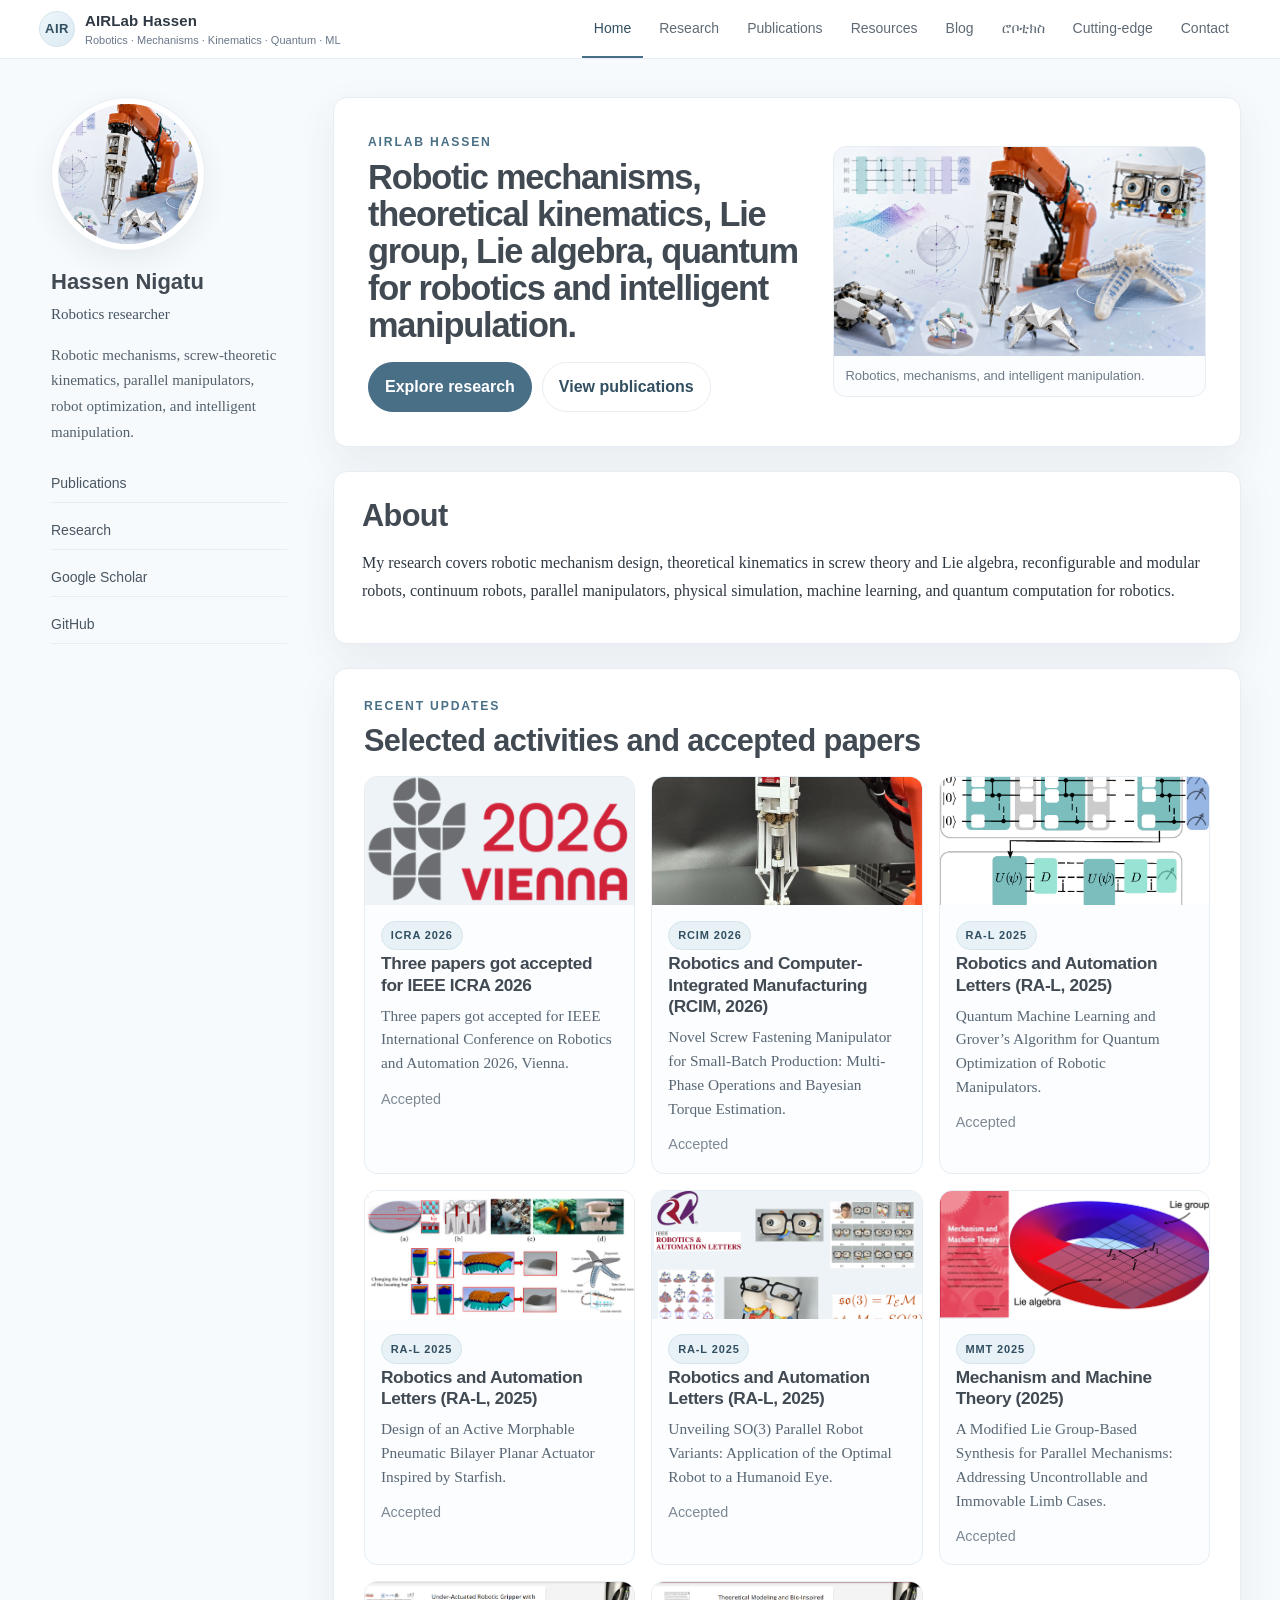
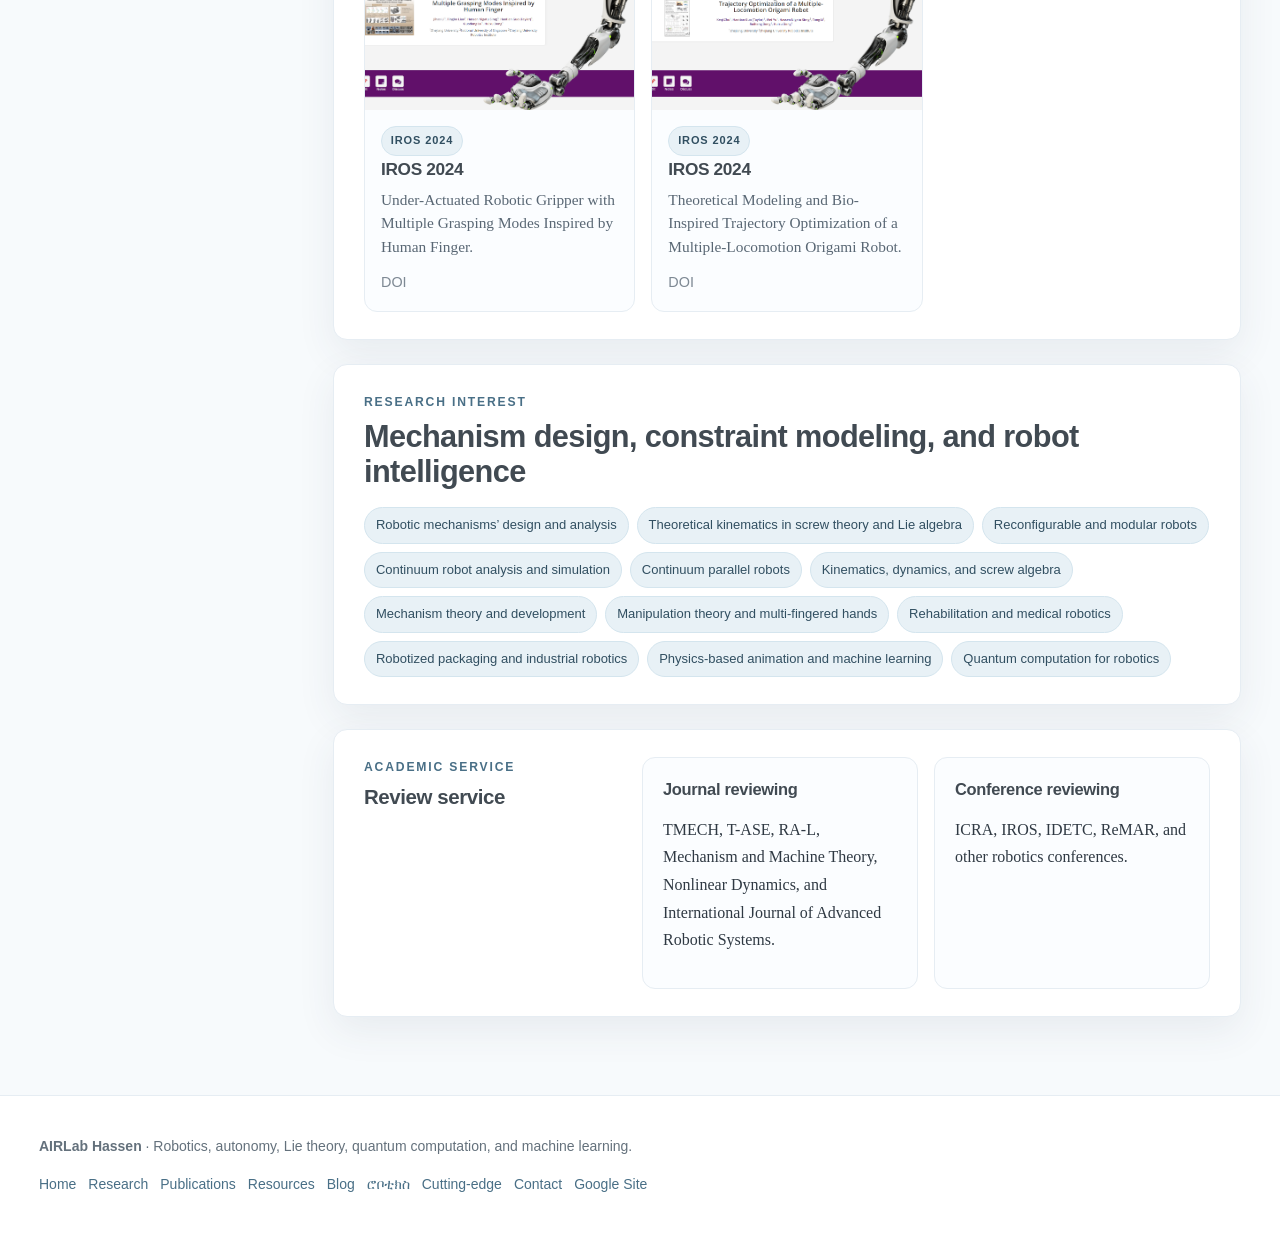
<file: index.html>
<!doctype html>

<html lang="en">
<head>
<meta charset="utf-8"/>
<meta content="width=device-width,initial-scale=1" name="viewport"/>
<title>Home · AIRLab Hassen</title>

<meta content="Academic robotics, mechanisms, kinematics, quantum computation, and machine-learning research website for Hassen Nigatu and AIRLab Hassen." name="description"/><meta content="#f7fafc" name="theme-color"/><meta content="AIRLab Hassen" property="og:site_name"/><meta content="Home · AIRLab Hassen" property="og:title"/><meta content="Academic robotics, mechanisms, kinematics, quantum computation, and machine-learning research website for Hassen Nigatu and AIRLab Hassen." property="og:description"/><meta content="website" property="og:type"/><meta content="https://airlabhassen.github.io/" property="og:url"/><meta content="https://airlabhassen.github.io/assets/img/futuristic-robotics-ai-lab-scene.png" property="og:image"/><meta content="summary_large_image" name="twitter:card"/><meta content="Home · AIRLab Hassen" name="twitter:title"/><meta content="Academic robotics, mechanisms, kinematics, quantum computation, and machine-learning research website for Hassen Nigatu and AIRLab Hassen." name="twitter:description"/><meta content="https://airlabhassen.github.io/assets/img/futuristic-robotics-ai-lab-scene.png" name="twitter:image"/><link href="https://airlabhassen.github.io/" rel="canonical"/><link href="/assets/img/favicon.svg" rel="icon" type="image/svg+xml"/><link href="/site.webmanifest" rel="manifest"/><link href="/assets/css/styles.css" rel="stylesheet"/><link as="image" href="/assets/img/futuristic-robotics-ai-lab-scene.png" rel="preload"/><style>
    /* Font-size tuning: keeps the academic layout but makes the largest headings less oversized. */
    .home-intro h1 {
      font-size: clamp(1rem, 3vw, 2.15rem);
      line-height: 1.08;
      letter-spacing: -0.035em;
    }

    .section-heading h2,
    .section-block > h2 {
      font-size: clamp(1.45rem, 2.4vw, 2.1rem);
      line-height: 1.15;
    }

    .news-card h3 {
      font-size: clamp(1.05rem, 1.35vw, 1.24rem);
      line-height: 1.25;
    }

    .news-card p {
      font-size: 0.96rem;
      line-height: 1.55;
    }

    .hero-figure img,
    .profile-avatar,
    .news-card img,
    .figure-row img {
      max-width: 100%;
      display: block;
    }

    .hero-figure img {
      width: 100%;
      height: auto;
      object-fit: cover;
    }
  </style></head>
<body class="home-page">
<a class="skip-link" href="#main">Skip to main content</a>
<header class="topbar" data-header="">
<div class="topbar-inner">
<a aria-label="AIRLab Hassen home" class="site-title" href="/">
<span aria-hidden="true" class="site-mark">AIR</span>
<span><strong>AIRLab Hassen</strong><small>Robotics · Mechanisms · Kinematics · Quantum · ML</small></span>
</a>
<button aria-controls="site-nav" aria-expanded="false" class="nav-toggle" type="button">Menu</button>
<nav aria-label="Primary navigation" class="site-nav" id="site-nav">
<a aria-current="page" href="/">Home</a>
<a href="/research.html">Research</a>
<a href="/publications.html">Publications</a>
<a href="/resources.html">Resources</a>
<a href="/blog.html">Blog</a>
<a href="/robotics-amharic.html">ሮቦቲክስ</a>
<a href="/cutting-edge.html">Cutting-edge</a>
<a href="/contact.html">Contact</a>
</nav>
</div>
</header>
<div class="page-shell">
<aside aria-label="Profile summary" class="profile-sidebar">
<div class="profile-card">
<div class="avatar-wrap"><img alt="Robotics and AI lab research visual" class="profile-avatar" data-asset-dir="/assets/img" decoding="async" height="941" loading="eager" src="/assets/img/futuristic-robotics-ai-lab-scene.png" width="1672"/></div>
<h2>Hassen Nigatu</h2>
<p class="sidebar-subtitle">Robotics researcher</p>
<p class="sidebar-note">Robotic mechanisms, screw-theoretic kinematics, parallel manipulators, robot optimization, and intelligent manipulation.</p>
<div class="sidebar-links">
<a href="/publications.html">Publications</a>
<a href="/research.html">Research</a>
<a href="https://scholar.google.com/citations?hl=en&amp;user=d44IAP0AAAAJ" rel="noopener noreferrer" target="_blank">Google Scholar</a>
<a href="https://github.com/hassity123" rel="noopener noreferrer" target="_blank">GitHub</a>
</div>
</div>
</aside>
<main class="content-area" id="main">
<section class="home-intro">
<div class="intro-copy">
<p class="eyebrow">AIRLab Hassen</p>
<h1>Robotic mechanisms, theoretical kinematics, Lie group, Lie algebra, quantum for robotics and intelligent manipulation.</h1>
<div class="action-row"><a class="button primary" href="/research.html">Explore research</a><a class="button secondary" href="/publications.html">View publications</a></div>
</div>
<figure class="hero-figure">
<img alt="Composite robotics research visual showing robotic mechanisms, soft robotics, quantum optimization, Lie-group kinematics, and intelligent manipulation" data-asset-dir="/assets/img" decoding="async" height="941" loading="eager" src="/assets/img/futuristic-robotics-ai-lab-scene.png" width="1672"/>
<figcaption>Robotics, mechanisms, and intelligent manipulation.</figcaption>
</figure>
</section>
<section class="section-block compact-block">
<h2>About</h2>
<p>My research covers robotic mechanism design, theoretical kinematics in screw theory and Lie algebra, reconfigurable and modular robots, continuum robots, parallel manipulators, physical simulation, machine learning, and quantum computation for robotics.</p>
</section>
<section class="section-block">
<div class="section-heading"><p class="eyebrow">Recent updates</p><h2>Selected activities and accepted papers</h2></div>
<div class="news-grid">
<article class="news-card">
<img alt="IEEE ICRA 2026 Vienna" data-asset-dir="/assets/img" decoding="async" height="149" loading="lazy" src="/assets/img/icra-2026-vienna.png" width="300"/>
<div>
<span class="pill">ICRA 2026</span>
<h3>Three papers got accepted for IEEE ICRA 2026</h3>
<p>Three papers got accepted for IEEE International Conference on Robotics and Automation 2026, Vienna.</p>
<span class="muted-link">Accepted</span>
</div>
</article>
<article class="news-card">
<img alt="Novel screw fastening manipulator for small-batch production" data-asset-dir="/assets/img" decoding="async" height="2048" loading="lazy" src="/assets/img/rcim-2026-screw-fastening-manipulator.png" width="1535"/>
<div>
<span class="pill">RCIM 2026</span>
<h3>Robotics and Computer-Integrated Manufacturing (RCIM, 2026)</h3>
<p>Novel Screw Fastening Manipulator for Small-Batch Production: Multi-Phase Operations and Bayesian Torque Estimation.</p>
<span class="muted-link">Accepted</span>
</div>
</article>
<article class="news-card">
<img alt="Quantum machine learning and Grover's algorithm for robotic manipulators" data-asset-dir="/assets/img" decoding="async" height="603" loading="lazy" src="/assets/img/ral-2025-qml-grover-robotic-manipulators.png" width="787"/>
<div>
<span class="pill">RA-L 2025</span>
<h3>Robotics and Automation Letters (RA-L, 2025)</h3>
<p>Quantum Machine Learning and Grover’s Algorithm for Quantum Optimization of Robotic Manipulators.</p>
<span class="muted-link">Accepted</span>
</div>
</article>
<article class="news-card">
<img alt="Active morphable pneumatic bilayer planar actuator inspired by starfish" data-asset-dir="/assets/img" decoding="async" height="556" loading="lazy" src="/assets/img/ral-2025-starfish-pneumatic-actuator.png" width="1183"/>
<div>
<span class="pill">RA-L 2025</span>
<h3>Robotics and Automation Letters (RA-L, 2025)</h3>
<p>Design of an Active Morphable Pneumatic Bilayer Planar Actuator Inspired by Starfish.</p>
<span class="muted-link">Accepted</span>
</div>
</article>
<article class="news-card">
<img alt="SO(3) parallel robot variants and humanoid eye prototype" data-asset-dir="/assets/img" decoding="async" height="693" loading="lazy" src="/assets/img/ral-2025-so3-humanoid-eye.png" width="1280"/>
<div>
<span class="pill">RA-L 2025</span>
<h3>Robotics and Automation Letters (RA-L, 2025)</h3>
<p>Unveiling SO(3) Parallel Robot Variants: Application of the Optimal Robot to a Humanoid Eye.</p>
<span class="muted-link">Accepted</span>
</div>
</article>
<article class="news-card">
<img alt="Modified Lie group-based synthesis for parallel mechanisms" data-asset-dir="/assets/img" decoding="async" height="517" loading="lazy" src="/assets/img/mmt-2025-lie-group-synthesis.png" width="1280"/>
<div>
<span class="pill">MMT 2025</span>
<h3>Mechanism and Machine Theory (2025)</h3>
<p>A Modified Lie Group-Based Synthesis for Parallel Mechanisms: Addressing Uncontrollable and Immovable Limb Cases.</p>
<span class="muted-link">Accepted</span>
</div>
</article>
<article class="news-card">
<img alt="Under-actuated robotic gripper with multiple grasping modes inspired by human finger" data-asset-dir="/assets/img" decoding="async" height="574" loading="lazy" src="/assets/img/iros-2024-under-actuated-gripper.png" width="1280"/>
<div>
<span class="pill">IROS 2024</span>
<h3>IROS 2024</h3>
<p>Under-Actuated Robotic Gripper with Multiple Grasping Modes Inspired by Human Finger.</p>
<span class="muted-link">DOI</span>
</div>
</article>
<article class="news-card">
<img alt="Multiple-locomotion origami robot trajectory optimization" data-asset-dir="/assets/img" decoding="async" height="580" loading="lazy" src="/assets/img/iros-2024-origami-robot.png" width="1266"/>
<div>
<span class="pill">IROS 2024</span>
<h3>IROS 2024</h3>
<p>Theoretical Modeling and Bio-Inspired Trajectory Optimization of a Multiple-Locomotion Origami Robot.</p>
<span class="muted-link">DOI</span>
</div>
</article></div>
</section>
<section class="section-block">
<div class="section-heading"><p class="eyebrow">Research interest</p><h2>Mechanism design, constraint modeling, and robot intelligence</h2></div>
<div class="tag-cloud"><span>Robotic mechanisms’ design and analysis</span><span>Theoretical kinematics in screw theory and Lie algebra</span><span>Reconfigurable and modular robots</span><span>Continuum robot analysis and simulation</span><span>Continuum parallel robots</span><span>Kinematics, dynamics, and screw algebra</span><span>Mechanism theory and development</span><span>Manipulation theory and multi-fingered hands</span><span>Rehabilitation and medical robotics</span><span>Robotized packaging and industrial robotics</span><span>Physics-based animation and machine learning</span><span>Quantum computation for robotics</span></div>
</section>
<section class="section-block split-block">
<div><p class="eyebrow">Academic service</p><h2>Review service</h2></div>
<div class="service-grid">
<article><h3>Journal reviewing</h3><p>TMECH, T-ASE, RA-L, Mechanism and Machine Theory, Nonlinear Dynamics, and International Journal of Advanced Robotic Systems.</p></article>
<article><h3>Conference reviewing</h3><p>ICRA, IROS, IDETC, ReMAR, and other robotics conferences.</p></article>
</div>
</section>
</main>
</div>
<footer class="site-footer">
<div class="footer-inner">
<p><strong>AIRLab Hassen</strong> · Robotics, autonomy, Lie theory, quantum computation, and machine learning.</p>
<p class="footer-links"><a href="/">Home</a><a href="/research.html">Research</a><a href="/publications.html">Publications</a><a href="/resources.html">Resources</a><a href="/blog.html">Blog</a><a href="/robotics-amharic.html">ሮቦቲክስ</a><a href="/cutting-edge.html">Cutting-edge</a><a href="/contact.html">Contact</a><a href="https://sites.google.com/site/hassennrobotics/home?read_current=1" rel="noopener noreferrer" target="_blank">Google Site</a></p>
</div>
</footer>
<button aria-label="Back to top" class="back-to-top" data-back-to-top="" type="button">↑</button>
<script defer="" src="/assets/js/site.js"></script>
</body>
</html>
</file>
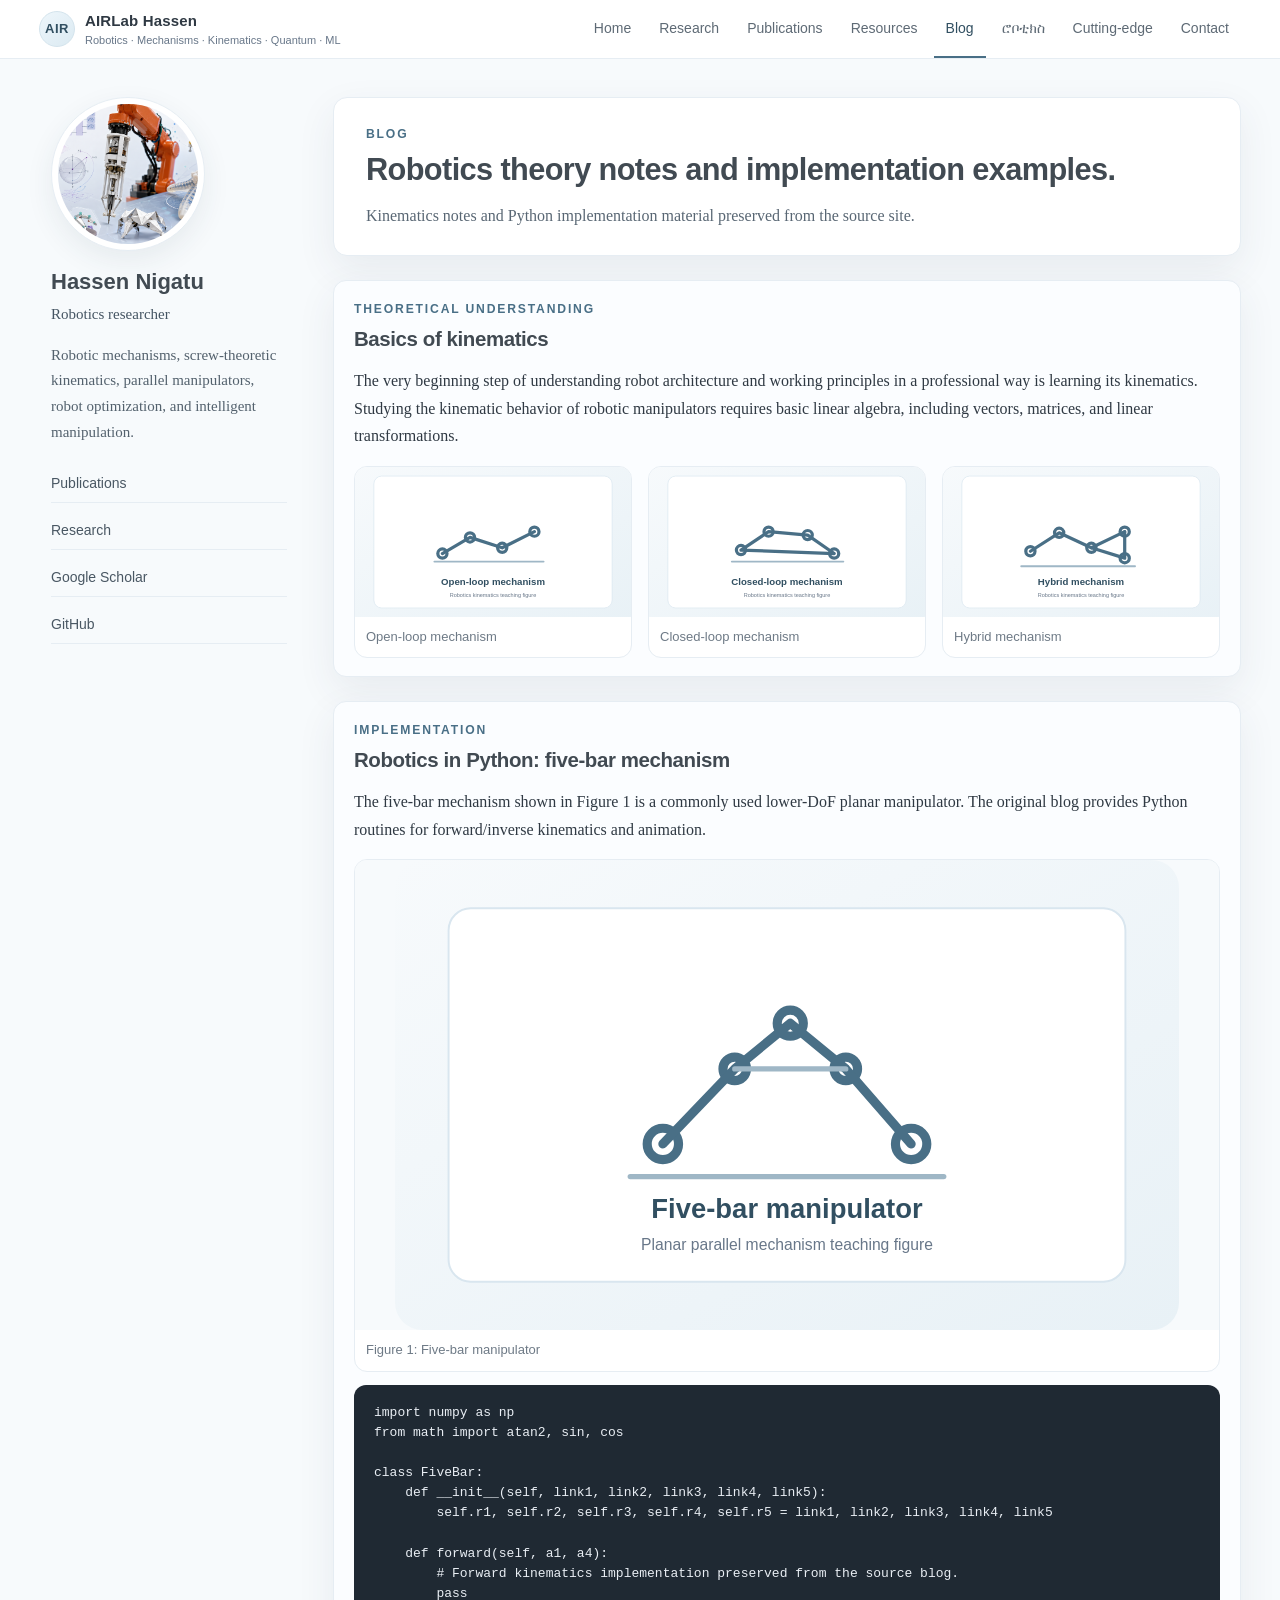
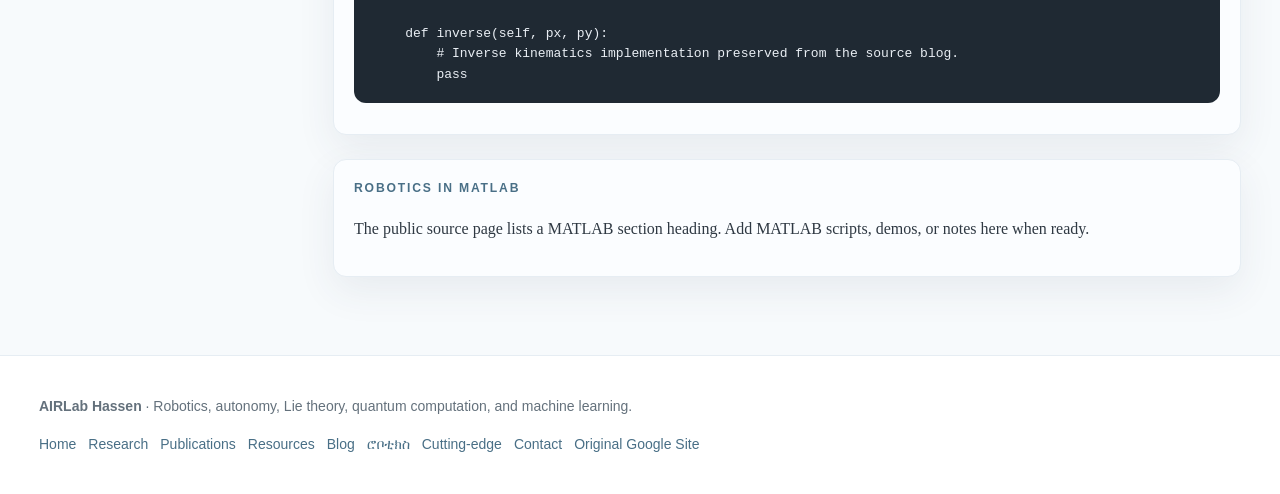
<file: blog.html>
<!doctype html>

<html lang="en">
<head>
<meta charset="utf-8"/>
<meta content="width=device-width,initial-scale=1" name="viewport"/>
<title>Blog · AIRLab Hassen</title>
<meta content="Robotics theory notes, kinematics explanations, and Python teaching examples." name="description"/><meta content="#f7fafc" name="theme-color"/><meta content="AIRLab Hassen" property="og:site_name"/><meta content="Blog · AIRLab Hassen" property="og:title"/><meta content="Robotics theory notes, kinematics explanations, and Python teaching examples." property="og:description"/><meta content="website" property="og:type"/><meta content="https://airlabhassen.github.io/blog.html" property="og:url"/><meta content="https://airlabhassen.github.io/assets/img/futuristic-robotics-ai-lab-scene.png" property="og:image"/><meta content="summary_large_image" name="twitter:card"/><meta content="Blog · AIRLab Hassen" name="twitter:title"/><meta content="Robotics theory notes, kinematics explanations, and Python teaching examples." name="twitter:description"/><meta content="https://airlabhassen.github.io/assets/img/futuristic-robotics-ai-lab-scene.png" name="twitter:image"/><link href="https://airlabhassen.github.io/blog.html" rel="canonical"/><link href="/assets/img/favicon.svg" rel="icon" type="image/svg+xml"/><link href="/site.webmanifest" rel="manifest"/><link href="/assets/css/styles.css" rel="stylesheet"/></head>
<body class="">
<a class="skip-link" href="#main">Skip to main content</a>
<header class="topbar" data-header="">
<div class="topbar-inner">
<a aria-label="AIRLab Hassen home" class="site-title" href="/">
<span aria-hidden="true" class="site-mark">AIR</span>
<span><strong>AIRLab Hassen</strong><small>Robotics · Mechanisms · Kinematics · Quantum · ML</small></span>
</a>
<button aria-controls="site-nav" aria-expanded="false" class="nav-toggle" type="button">Menu</button>
<nav aria-label="Primary navigation" class="site-nav" id="site-nav">
<a href="/">Home</a>
<a href="/research.html">Research</a>
<a href="/publications.html">Publications</a>
<a href="/resources.html">Resources</a>
<a aria-current="page" href="/blog.html">Blog</a>
<a href="/robotics-amharic.html">ሮቦቲክስ</a>
<a href="/cutting-edge.html">Cutting-edge</a>
<a href="/contact.html">Contact</a>
</nav>
</div>
</header>
<div class="page-shell">
<aside aria-label="Profile summary" class="profile-sidebar">
<div class="profile-card">
<div class="avatar-wrap"><img alt="Robotics research visual from original Google Site" class="profile-avatar" data-asset-dir="/assets/img" decoding="async" height="941" loading="lazy" src="/assets/img/futuristic-robotics-ai-lab-scene.png" width="1672"/></div>
<h2>Hassen Nigatu</h2>
<p class="sidebar-subtitle">Robotics researcher</p>
<p class="sidebar-note">Robotic mechanisms, screw-theoretic kinematics, parallel manipulators, robot optimization, and intelligent manipulation.</p>
<div class="sidebar-links">
<a href="/publications.html">Publications</a>
<a href="/research.html">Research</a>
<a href="https://scholar.google.com/citations?hl=en&amp;user=d44IAP0AAAAJ" rel="noopener noreferrer" target="_blank">Google Scholar</a>
<a href="https://github.com/hassity123" rel="noopener noreferrer" target="_blank">GitHub</a>
</div>
</div>
</aside>
<main class="content-area" id="main">
<section class="page-hero"><p class="eyebrow">Blog</p><h1>Robotics theory notes and implementation examples.</h1><p>Kinematics notes and Python implementation material preserved from the source site.</p></section>
<section class="section-block article-card"><p class="eyebrow">Theoretical understanding</p><h2>Basics of kinematics</h2><p>The very beginning step of understanding robot architecture and working principles in a professional way is learning its kinematics. Studying the kinematic behavior of robotic manipulators requires basic linear algebra, including vectors, matrices, and linear transformations.</p><div class="figure-row three"><figure><img alt="Open-loop mechanism" data-asset-dir="/assets/img" decoding="async" height="720" loading="lazy" src="/assets/img/open-loop-mechanism.svg" width="1200"/><figcaption>Open-loop mechanism</figcaption></figure><figure><img alt="Closed-loop mechanism" data-asset-dir="/assets/img" decoding="async" height="720" loading="lazy" src="/assets/img/closed-loop-mechanism.svg" width="1200"/><figcaption>Closed-loop mechanism</figcaption></figure><figure><img alt="Hybrid mechanism" data-asset-dir="/assets/img" decoding="async" height="720" loading="lazy" src="/assets/img/hybrid-mechanism.svg" width="1200"/><figcaption>Hybrid mechanism</figcaption></figure></div></section>
<section class="section-block article-card"><p class="eyebrow">Implementation</p><h2>Robotics in Python: five-bar mechanism</h2><p>The five-bar mechanism shown in Figure 1 is a commonly used lower-DoF planar manipulator. The original blog provides Python routines for forward/inverse kinematics and animation.</p><figure class="wide-figure"><img alt="Figure 1: Five-bar manipulator" data-asset-dir="/assets/img" decoding="async" height="720" loading="lazy" src="/assets/img/five-bar-manipulator.svg" width="1200"/><figcaption>Figure 1: Five-bar manipulator</figcaption></figure><pre class="code-block"><code>import numpy as np
from math import atan2, sin, cos

class FiveBar:
    def __init__(self, link1, link2, link3, link4, link5):
        self.r1, self.r2, self.r3, self.r4, self.r5 = link1, link2, link3, link4, link5

    def forward(self, a1, a4):
        # Forward kinematics implementation preserved from the source blog.
        pass

    def inverse(self, px, py):
        # Inverse kinematics implementation preserved from the source blog.
        pass</code></pre></section>
<section class="section-block article-card"><p class="eyebrow">Robotics in MATLAB</p><p>The public source page lists a MATLAB section heading. Add MATLAB scripts, demos, or notes here when ready.</p></section>
</main>
</div>
<footer class="site-footer">
<div class="footer-inner">
<p><strong>AIRLab Hassen</strong> · Robotics, autonomy, Lie theory, quantum computation, and machine learning.</p>
<p class="footer-links"><a href="/">Home</a><a href="/research.html">Research</a><a href="/publications.html">Publications</a><a href="/resources.html">Resources</a><a href="/blog.html">Blog</a><a href="/robotics-amharic.html">ሮቦቲክስ</a><a href="/cutting-edge.html">Cutting-edge</a><a href="/contact.html">Contact</a><a href="https://sites.google.com/site/hassennrobotics/home?read_current=1" rel="noopener noreferrer" target="_blank">Original Google Site</a></p>
</div>
</footer>
<button aria-label="Back to top" class="back-to-top" data-back-to-top="" type="button">↑</button>
<script defer="" src="/assets/js/site.js"></script>
</body>
</html>
</file>
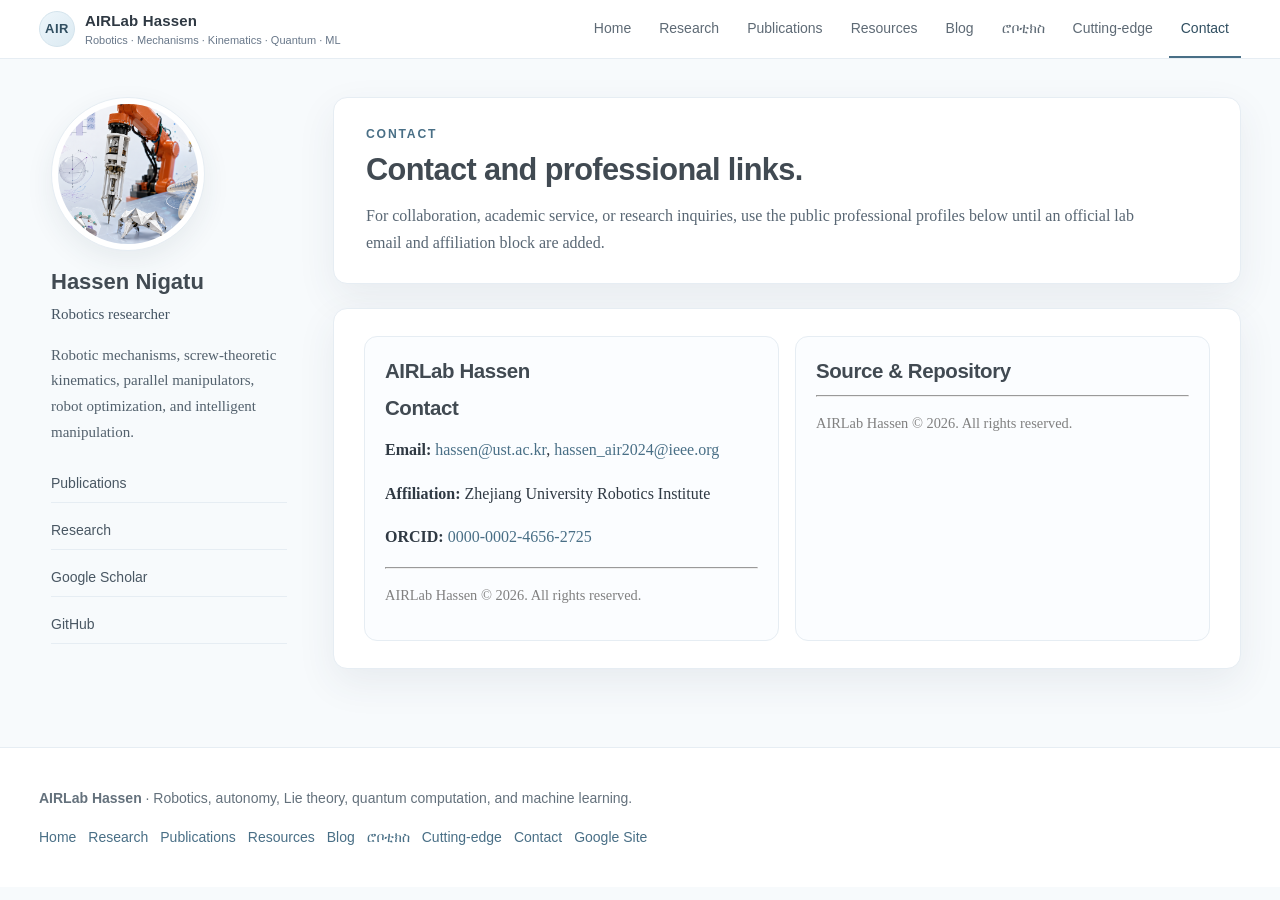
<file: contact.html>
<!doctype html>

<html lang="en">
<head>
<meta charset="utf-8"/>
<meta content="width=device-width,initial-scale=1" name="viewport"/>
<title>Contact · AIRLab Hassen</title>
<meta content="Contact page and professional profile links for AIRLab Hassen." name="description"/><meta content="#f7fafc" name="theme-color"/><meta content="AIRLab Hassen" property="og:site_name"/><meta content="Contact · AIRLab Hassen" property="og:title"/><meta content="Contact page and professional profile links for AIRLab Hassen." property="og:description"/><meta content="website" property="og:type"/><meta content="https://airlabhassen.github.io/contact.html" property="og:url"/><meta content="https://airlabhassen.github.io/assets/img/futuristic-robotics-ai-lab-scene.png" property="og:image"/><meta content="summary_large_image" name="twitter:card"/><meta content="Contact · AIRLab Hassen" name="twitter:title"/><meta content="Contact page and professional profile links for AIRLab Hassen." name="twitter:description"/><meta content="https://airlabhassen.github.io/assets/img/futuristic-robotics-ai-lab-scene.png" name="twitter:image"/><link href="https://airlabhassen.github.io/contact.html" rel="canonical"/><link href="/assets/img/favicon.svg" rel="icon" type="image/svg+xml"/><link href="/site.webmanifest" rel="manifest"/><link href="/assets/css/styles.css" rel="stylesheet"/></head>
<body class="">
<a class="skip-link" href="#main">Skip to main content</a>
<header class="topbar" data-header="">
<div class="topbar-inner">
<a aria-label="AIRLab Hassen home" class="site-title" href="/">
<span aria-hidden="true" class="site-mark">AIR</span>
<span><strong>AIRLab Hassen</strong><small>Robotics · Mechanisms · Kinematics · Quantum · ML</small></span>
</a>
<button aria-controls="site-nav" aria-expanded="false" class="nav-toggle" type="button">Menu</button>
<nav aria-label="Primary navigation" class="site-nav" id="site-nav">
<a href="/">Home</a>
<a href="/research.html">Research</a>
<a href="/publications.html">Publications</a>
<a href="/resources.html">Resources</a>
<a href="/blog.html">Blog</a>
<a href="/robotics-amharic.html">ሮቦቲክስ</a>
<a href="/cutting-edge.html">Cutting-edge</a>
<a aria-current="page" href="/contact.html">Contact</a>
</nav>
</div>
</header>
<div class="page-shell">
<aside aria-label="Profile summary" class="profile-sidebar">
<div class="profile-card">
<div class="avatar-wrap"><img alt="Robotics research visual graphics" class="profile-avatar" data-asset-dir="/assets/img" decoding="async" height="941" loading="lazy" src="/assets/img/futuristic-robotics-ai-lab-scene.png" width="1672"/></div>
<h2>Hassen Nigatu</h2>
<p class="sidebar-subtitle">Robotics researcher</p>
<p class="sidebar-note">Robotic mechanisms, screw-theoretic kinematics, parallel manipulators, robot optimization, and intelligent manipulation.</p>
<div class="sidebar-links">
<a href="/publications.html">Publications</a>
<a href="/research.html">Research</a>
<a href="https://scholar.google.com/citations?hl=en&amp;user=d44IAP0AAAAJ" rel="noopener noreferrer" target="_blank">Google Scholar</a>
<a href="https://github.com/hassity123" rel="noopener noreferrer" target="_blank">GitHub</a>
</div>
</div>
</aside>
<main class="content-area" id="main">
<section class="page-hero"><p class="eyebrow">Contact</p><h1>Contact and professional links.</h1><p>For collaboration, academic service, or research inquiries, use the public professional profiles below until an official lab email and affiliation block are added.</p></section>
<section class="section-block contact-grid">
<article>
<h2>AIRLab Hassen</h2>
<h2>Contact</h2>

<p><strong>Email:</strong> 
<a href="mailto:hassen@ust.ac.kr">hassen@ust.ac.kr</a>, 
<a href="mailto:hassen_air2024@ieee.org">hassen_air2024@ieee.org</a>
</p>

<p><strong>Affiliation:</strong> Zhejiang University Robotics Institute</p>

<p><strong>ORCID:</strong> 
<a href="https://orcid.org/0000-0002-4656-2725" target="_blank">
0000-0002-4656-2725
</a>
</p>
<hr>

<p style="font-size: 0.9em; color: gray;">
AIRLab Hassen © 2026. All rights reserved.
</p>

</article>
<article>
<h2>Source & Repository </h2>
<hr>

<p style="font-size: 0.9em; color: gray;">
AIRLab Hassen © 2026. All rights reserved.
</p>
</article>
</section>
</main>
</div>
<footer class="site-footer">
<div class="footer-inner">
<p><strong>AIRLab Hassen</strong> · Robotics, autonomy, Lie theory, quantum computation, and machine learning.</p>
<p class="footer-links"><a href="/">Home</a><a href="/research.html">Research</a><a href="/publications.html">Publications</a><a href="/resources.html">Resources</a><a href="/blog.html">Blog</a><a href="/robotics-amharic.html">ሮቦቲክስ</a><a href="/cutting-edge.html">Cutting-edge</a><a href="/contact.html">Contact</a><a href="https://sites.google.com/site/hassennrobotics/home?read_current=1" rel="noopener noreferrer" target="_blank">Google Site</a></p>
</div>
</footer>
<button aria-label="Back to top" class="back-to-top" data-back-to-top="" type="button">↑</button>
<script defer="" src="/assets/js/site.js"></script>
</body>
</html>
</file>
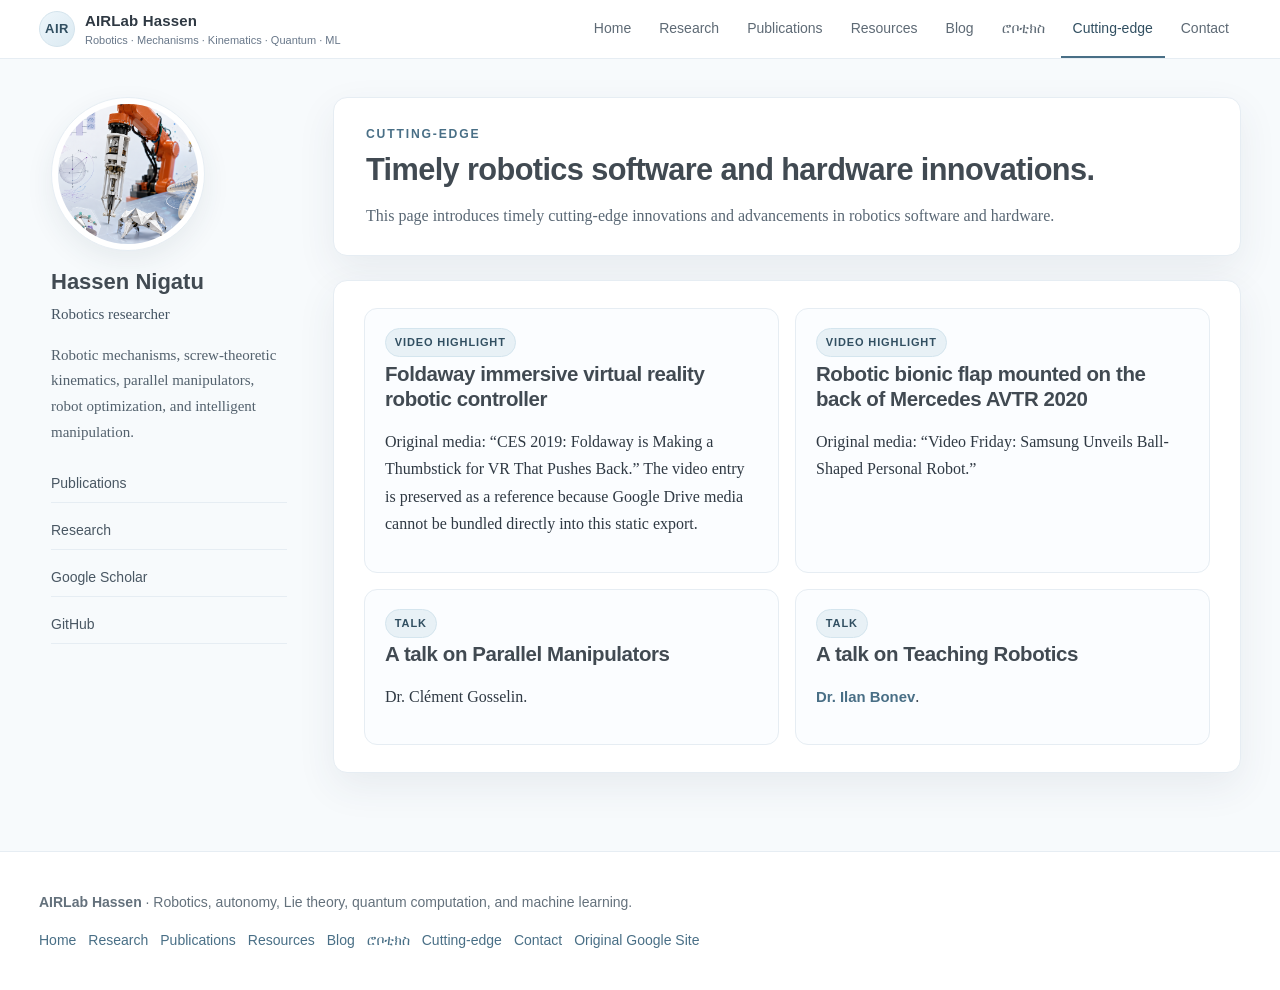
<file: cutting-edge.html>
<!doctype html>

<html lang="en">
<head>
<meta charset="utf-8"/>
<meta content="width=device-width,initial-scale=1" name="viewport"/>
<title>Cutting-edge · AIRLab Hassen</title>
<meta content="Robotics software and hardware innovation notes, talks, and video references." name="description"/><meta content="#f7fafc" name="theme-color"/><meta content="AIRLab Hassen" property="og:site_name"/><meta content="Cutting-edge · AIRLab Hassen" property="og:title"/><meta content="Robotics software and hardware innovation notes, talks, and video references." property="og:description"/><meta content="website" property="og:type"/><meta content="https://airlabhassen.github.io/cutting-edge.html" property="og:url"/><meta content="https://airlabhassen.github.io/assets/img/futuristic-robotics-ai-lab-scene.png" property="og:image"/><meta content="summary_large_image" name="twitter:card"/><meta content="Cutting-edge · AIRLab Hassen" name="twitter:title"/><meta content="Robotics software and hardware innovation notes, talks, and video references." name="twitter:description"/><meta content="https://airlabhassen.github.io/assets/img/futuristic-robotics-ai-lab-scene.png" name="twitter:image"/><link href="https://airlabhassen.github.io/cutting-edge.html" rel="canonical"/><link href="/assets/img/favicon.svg" rel="icon" type="image/svg+xml"/><link href="/site.webmanifest" rel="manifest"/><link href="/assets/css/styles.css" rel="stylesheet"/></head>
<body class="">
<a class="skip-link" href="#main">Skip to main content</a>
<header class="topbar" data-header="">
<div class="topbar-inner">
<a aria-label="AIRLab Hassen home" class="site-title" href="/">
<span aria-hidden="true" class="site-mark">AIR</span>
<span><strong>AIRLab Hassen</strong><small>Robotics · Mechanisms · Kinematics · Quantum · ML</small></span>
</a>
<button aria-controls="site-nav" aria-expanded="false" class="nav-toggle" type="button">Menu</button>
<nav aria-label="Primary navigation" class="site-nav" id="site-nav">
<a href="/">Home</a>
<a href="/research.html">Research</a>
<a href="/publications.html">Publications</a>
<a href="/resources.html">Resources</a>
<a href="/blog.html">Blog</a>
<a href="/robotics-amharic.html">ሮቦቲክስ</a>
<a aria-current="page" href="/cutting-edge.html">Cutting-edge</a>
<a href="/contact.html">Contact</a>
</nav>
</div>
</header>
<div class="page-shell">
<aside aria-label="Profile summary" class="profile-sidebar">
<div class="profile-card">
<div class="avatar-wrap"><img alt="Robotics research visual from original Google Site" class="profile-avatar" data-asset-dir="/assets/img" decoding="async" height="941" loading="lazy" src="/assets/img/futuristic-robotics-ai-lab-scene.png" width="1672"/></div>
<h2>Hassen Nigatu</h2>
<p class="sidebar-subtitle">Robotics researcher</p>
<p class="sidebar-note">Robotic mechanisms, screw-theoretic kinematics, parallel manipulators, robot optimization, and intelligent manipulation.</p>
<div class="sidebar-links">
<a href="/publications.html">Publications</a>
<a href="/research.html">Research</a>
<a href="https://scholar.google.com/citations?hl=en&amp;user=d44IAP0AAAAJ" rel="noopener noreferrer" target="_blank">Google Scholar</a>
<a href="https://github.com/hassity123" rel="noopener noreferrer" target="_blank">GitHub</a>
</div>
</div>
</aside>
<main class="content-area" id="main">
<section class="page-hero"><p class="eyebrow">Cutting-edge</p><h1>Timely robotics software and hardware innovations.</h1><p>This page introduces timely cutting-edge innovations and advancements in robotics software and hardware.</p></section>
<section class="section-block cards-two">
<article><span class="pill">Video highlight</span><h2>Foldaway immersive virtual reality robotic controller</h2><p>Original media: “CES 2019: Foldaway is Making a Thumbstick for VR That Pushes Back.” The video entry is preserved as a reference because Google Drive media cannot be bundled directly into this static export.</p></article>
<article><span class="pill">Video highlight</span><h2>Robotic bionic flap mounted on the back of Mercedes AVTR 2020</h2><p>Original media: “Video Friday: Samsung Unveils Ball-Shaped Personal Robot.”</p></article>
<article><span class="pill">Talk</span><h2>A talk on Parallel Manipulators</h2><p>Dr. Clément Gosselin.</p></article>
<article><span class="pill">Talk</span><h2>A talk on Teaching Robotics</h2><p><a class="text-link" href="https://www.google.com/search?q=Dr.+Ilan+Bonev+Teaching+Robotics" rel="noopener noreferrer" target="_blank">Dr. Ilan Bonev</a>.</p></article>
</section>
</main>
</div>
<footer class="site-footer">
<div class="footer-inner">
<p><strong>AIRLab Hassen</strong> · Robotics, autonomy, Lie theory, quantum computation, and machine learning.</p>
<p class="footer-links"><a href="/">Home</a><a href="/research.html">Research</a><a href="/publications.html">Publications</a><a href="/resources.html">Resources</a><a href="/blog.html">Blog</a><a href="/robotics-amharic.html">ሮቦቲክስ</a><a href="/cutting-edge.html">Cutting-edge</a><a href="/contact.html">Contact</a><a href="https://sites.google.com/site/hassennrobotics/home?read_current=1" rel="noopener noreferrer" target="_blank">Original Google Site</a></p>
</div>
</footer>
<button aria-label="Back to top" class="back-to-top" data-back-to-top="" type="button">↑</button>
<script defer="" src="/assets/js/site.js"></script>
</body>
</html>
</file>
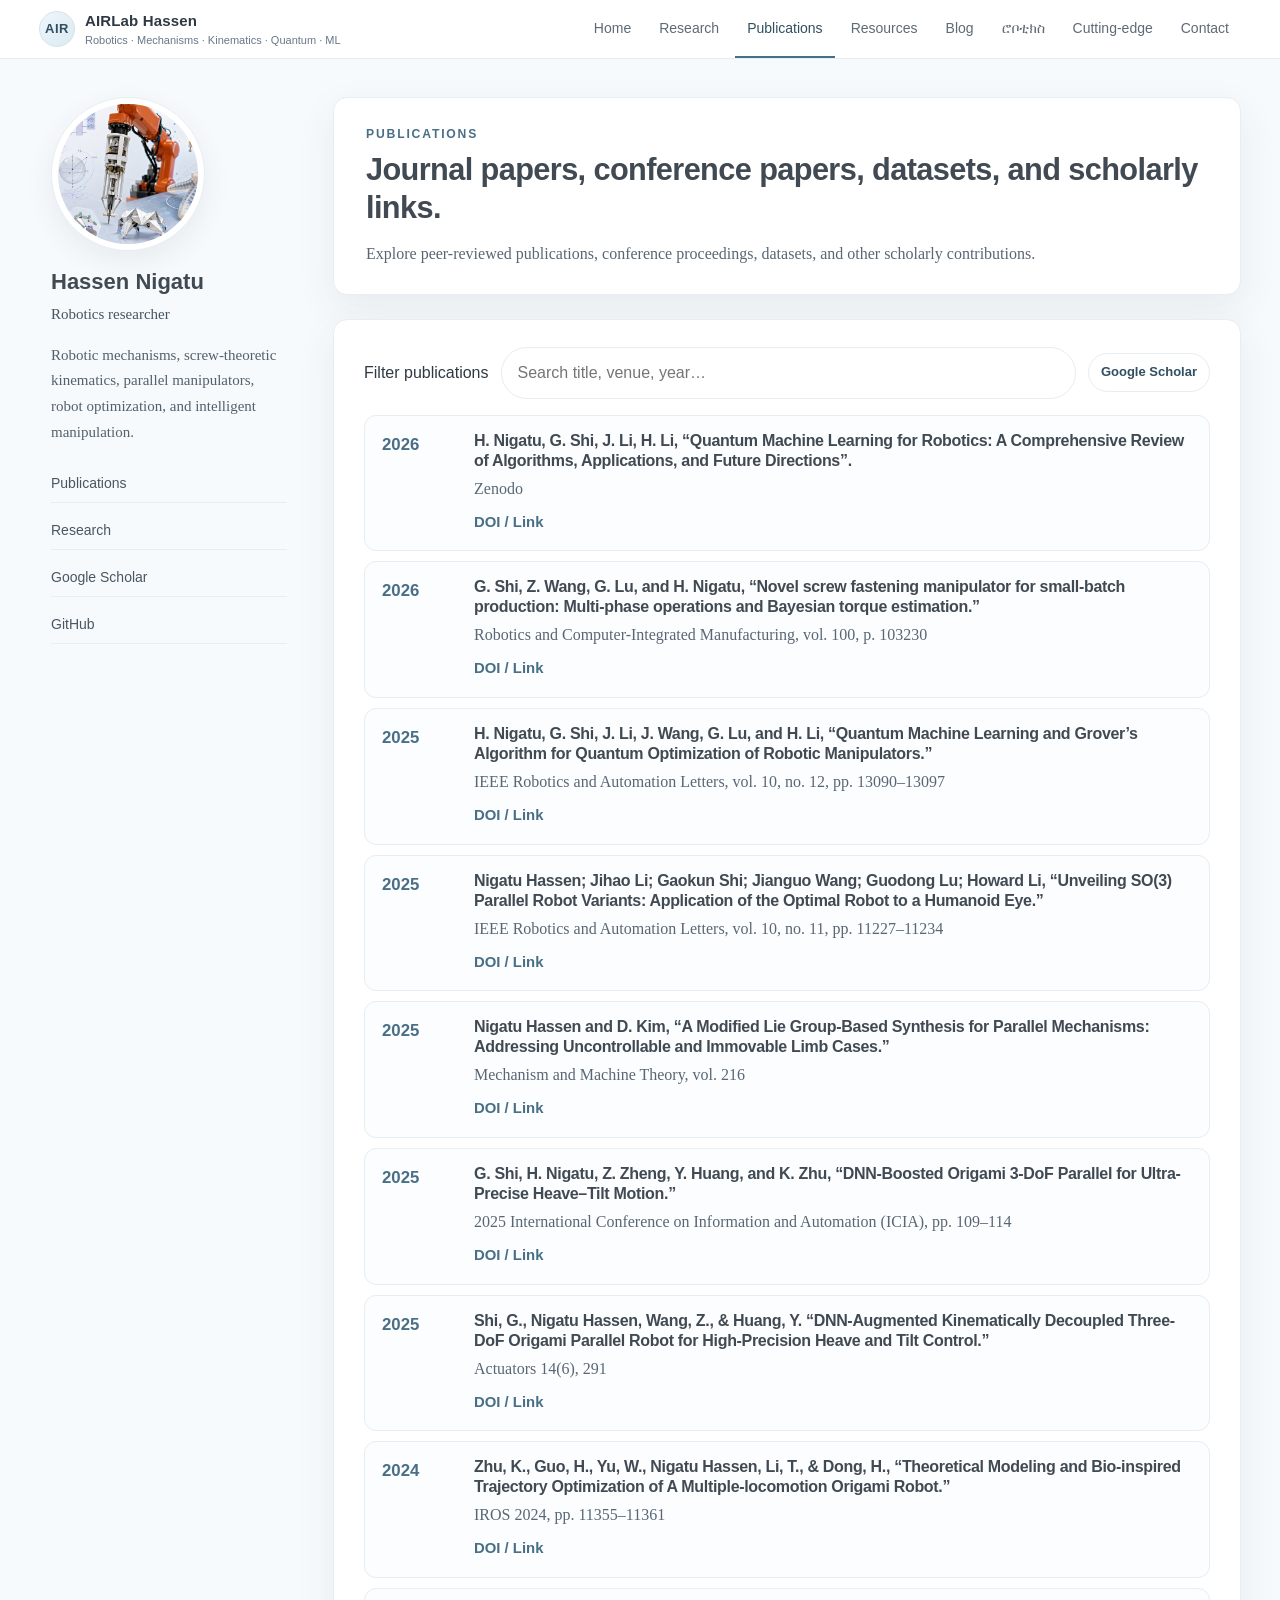
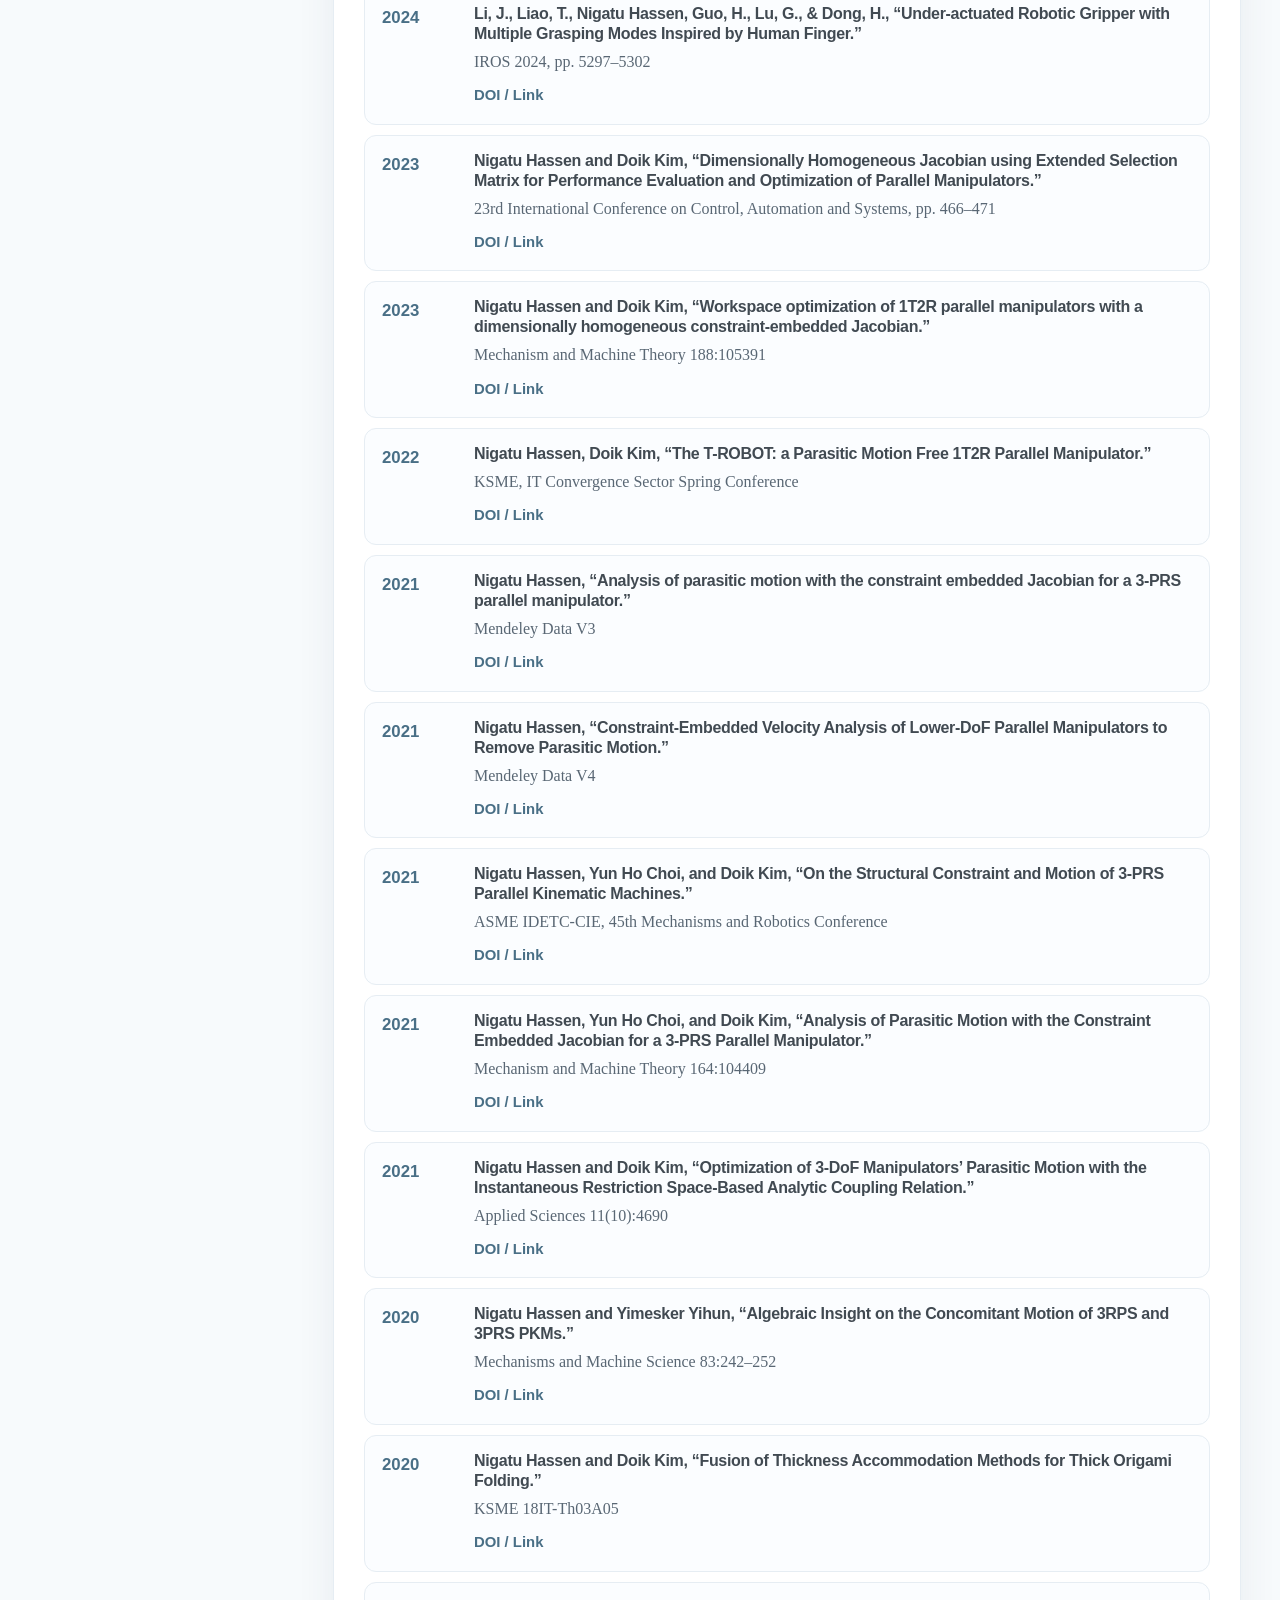
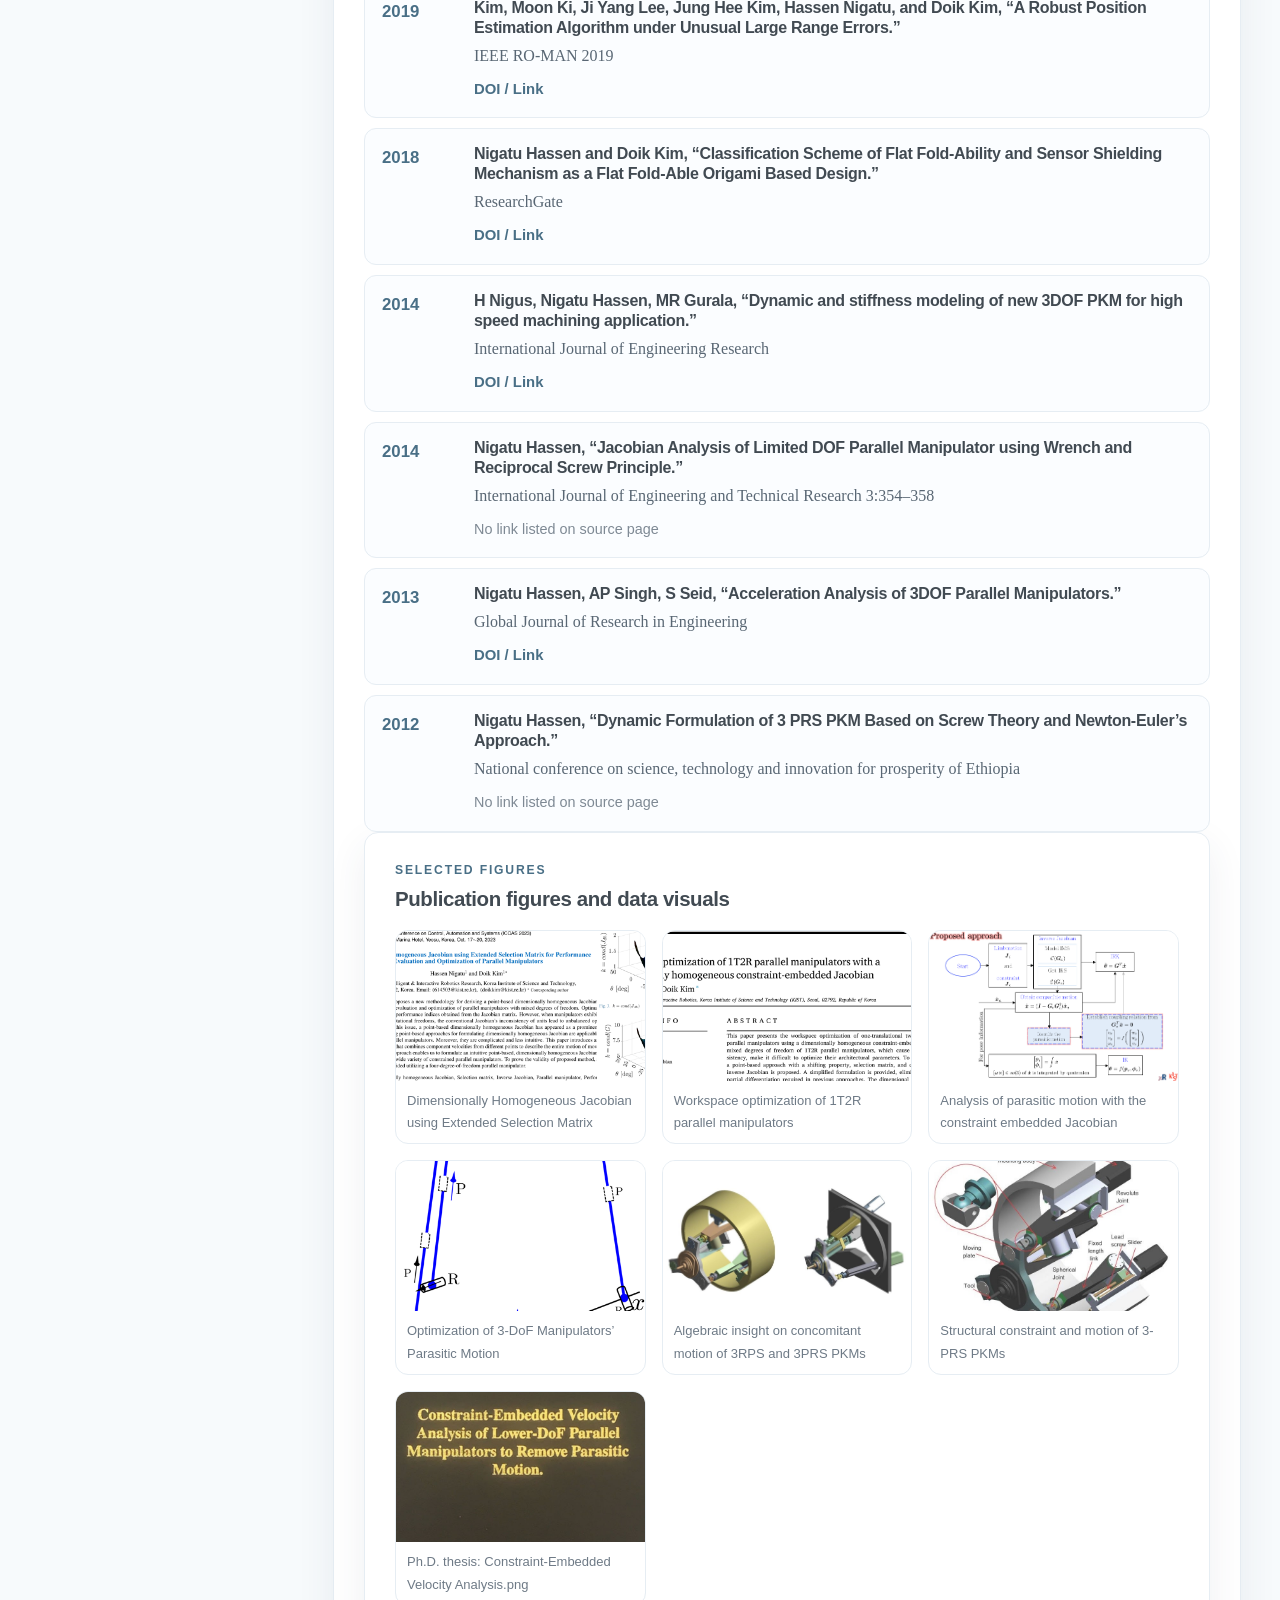
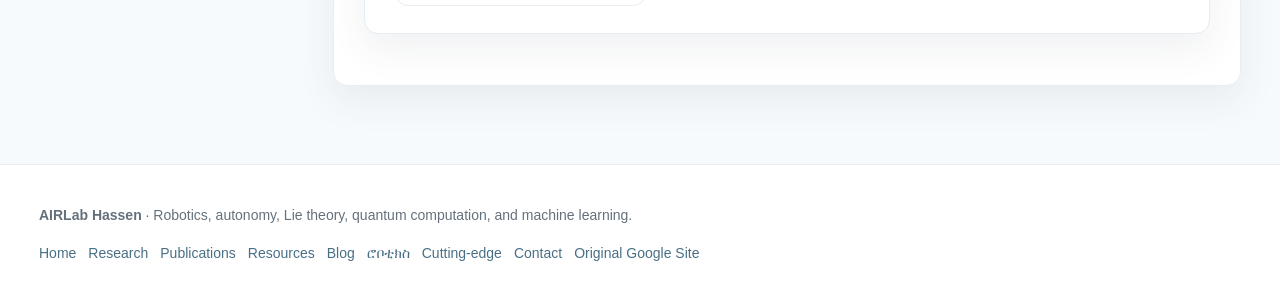
<file: publications.html>
<!doctype html>

<html lang="en">
<head>
<meta charset="utf-8"/>
<meta content="width=device-width,initial-scale=1" name="viewport"/>
<title>Publications · AIRLab Hassen</title>
<meta content="Publication list, selected robotics figures, and academic links for Hassen Nigatu and AIRLab Hassen." name="description"/><meta content="#f7fafc" name="theme-color"/><meta content="AIRLab Hassen" property="og:site_name"/><meta content="Publications · AIRLab Hassen" property="og:title"/><meta content="Publication list, selected robotics figures, and academic links for Hassen Nigatu and AIRLab Hassen." property="og:description"/><meta content="website" property="og:type"/><meta content="https://airlabhassen.github.io/publications.html" property="og:url"/><meta content="https://airlabhassen.github.io/assets/img/futuristic-robotics-ai-lab-scene.png" property="og:image"/><meta content="summary_large_image" name="twitter:card"/><meta content="Publications · AIRLab Hassen" name="twitter:title"/><meta content="Publication list, selected robotics figures, and academic links for Hassen Nigatu and AIRLab Hassen." name="twitter:description"/><meta content="https://airlabhassen.github.io/assets/img/futuristic-robotics-ai-lab-scene.png" name="twitter:image"/><link href="https://airlabhassen.github.io/publications.html" rel="canonical"/><link href="/assets/img/favicon.svg" rel="icon" type="image/svg+xml"/><link href="/site.webmanifest" rel="manifest"/><link href="/assets/css/styles.css" rel="stylesheet"/></head>
<body class="">
<a class="skip-link" href="#main">Skip to main content</a>
<header class="topbar" data-header="">
<div class="topbar-inner">
<a aria-label="AIRLab Hassen home" class="site-title" href="/">
<span aria-hidden="true" class="site-mark">AIR</span>
<span><strong>AIRLab Hassen</strong><small>Robotics · Mechanisms · Kinematics · Quantum · ML</small></span>
</a>
<button aria-controls="site-nav" aria-expanded="false" class="nav-toggle" type="button">Menu</button>
<nav aria-label="Primary navigation" class="site-nav" id="site-nav">
<a href="/">Home</a>
<a href="/research.html">Research</a>
<a aria-current="page" href="/publications.html">Publications</a>
<a href="/resources.html">Resources</a>
<a href="/blog.html">Blog</a>
<a href="/robotics-amharic.html">ሮቦቲክስ</a>
<a href="/cutting-edge.html">Cutting-edge</a>
<a href="/contact.html">Contact</a>
</nav>
</div>
</header>
<div class="page-shell">
<aside aria-label="Profile summary" class="profile-sidebar">
<div class="profile-card">
<div class="avatar-wrap"><img alt="Robotics research visual from original Google Site" class="profile-avatar" data-asset-dir="/assets/img" decoding="async" height="941" loading="lazy" src="/assets/img/futuristic-robotics-ai-lab-scene.png" width="1672"/></div>
<h2>Hassen Nigatu</h2>
<p class="sidebar-subtitle">Robotics researcher</p>
<p class="sidebar-note">Robotic mechanisms, screw-theoretic kinematics, parallel manipulators, robot optimization, and intelligent manipulation.</p>
<div class="sidebar-links">
<a href="/publications.html">Publications</a>
<a href="/research.html">Research</a>
<a href="https://scholar.google.com/citations?hl=en&amp;user=d44IAP0AAAAJ" rel="noopener noreferrer" target="_blank">Google Scholar</a>
<a href="https://github.com/hassity123" rel="noopener noreferrer" target="_blank">GitHub</a>
</div>
</div>
</aside>
<main class="content-area" id="main">
<section class="page-hero">
    <p class="eyebrow">Publications</p>
    <h1>Journal papers, conference papers, datasets, and scholarly links.</h1>
    <p>Explore peer-reviewed publications, conference proceedings, datasets, and other scholarly contributions.</p>
</section>
<section class="section-block">
<div class="toolbar"><label for="pub-filter">Filter publications</label><input class="filter-input" data-filter="#publication-list .publication-item" id="pub-filter" placeholder="Search title, venue, year…" type="search"/><a class="button secondary small" href="https://scholar.google.com/citations?hl=en&amp;user=d44IAP0AAAAJ" rel="noopener noreferrer" target="_blank">Google Scholar</a></div>
<div class="publication-list" id="publication-list">
<article class="publication-item" data-year="2026">
<div class="pub-year">2026</div>
<div><h3>H. Nigatu, G. Shi, J. Li, H. Li, “Quantum Machine Learning for Robotics: A Comprehensive Review of Algorithms, Applications, and Future Directions”.</h3><p>Zenodo</p><a class="text-link" href="https://doi.org/10.5281/zenodo.15733398" rel="noopener noreferrer" target="_blank">DOI / Link</a></div>
</article>
<article class="publication-item" data-year="2026">
<div class="pub-year">2026</div>
<div><h3>G. Shi, Z. Wang, G. Lu, and H. Nigatu, “Novel screw fastening manipulator for small-batch production: Multi-phase operations and Bayesian torque estimation.”</h3><p>Robotics and Computer-Integrated Manufacturing, vol. 100, p. 103230</p><a class="text-link" href="https://doi.org/10.1016/j.rcim.2026.103230" rel="noopener noreferrer" target="_blank">DOI / Link</a></div>
</article>
<article class="publication-item" data-year="2025">
<div class="pub-year">2025</div>
<div><h3>H. Nigatu, G. Shi, J. Li, J. Wang, G. Lu, and H. Li, “Quantum Machine Learning and Grover’s Algorithm for Quantum Optimization of Robotic Manipulators.”</h3><p>IEEE Robotics and Automation Letters, vol. 10, no. 12, pp. 13090–13097</p><a class="text-link" href="https://ieeexplore.ieee.org/document/11223101/" rel="noopener noreferrer" target="_blank">DOI / Link</a></div>
</article>
<article class="publication-item" data-year="2025">
<div class="pub-year">2025</div>
<div><h3>Nigatu Hassen; Jihao Li; Gaokun Shi; Jianguo Wang; Guodong Lu; Howard Li, “Unveiling SO(3) Parallel Robot Variants: Application of the Optimal Robot to a Humanoid Eye.”</h3><p>IEEE Robotics and Automation Letters, vol. 10, no. 11, pp. 11227–11234</p><a class="text-link" href="https://ieeexplore.ieee.org/document/11151208" rel="noopener noreferrer" target="_blank">DOI / Link</a></div>
</article>
<article class="publication-item" data-year="2025">
<div class="pub-year">2025</div>
<div><h3>Nigatu Hassen and D. Kim, “A Modified Lie Group-Based Synthesis for Parallel Mechanisms: Addressing Uncontrollable and Immovable Limb Cases.”</h3><p>Mechanism and Machine Theory, vol. 216</p><a class="text-link" href="https://doi.org/10.1016/j.mechmachtheory.2025.106183" rel="noopener noreferrer" target="_blank">DOI / Link</a></div>
</article>
<article class="publication-item" data-year="2025">
<div class="pub-year">2025</div>
<div><h3>G. Shi, H. Nigatu, Z. Zheng, Y. Huang, and K. Zhu, “DNN-Boosted Origami 3-DoF Parallel for Ultra-Precise Heave–Tilt Motion.”</h3><p>2025 International Conference on Information and Automation (ICIA), pp. 109–114</p><a class="text-link" href="https://ieeexplore.ieee.org/document/11277560" rel="noopener noreferrer" target="_blank">DOI / Link</a></div>
</article>
<article class="publication-item" data-year="2025">
<div class="pub-year">2025</div>
<div><h3>Shi, G., Nigatu Hassen, Wang, Z., &amp; Huang, Y. “DNN-Augmented Kinematically Decoupled Three-DoF Origami Parallel Robot for High-Precision Heave and Tilt Control.”</h3><p>Actuators 14(6), 291</p><a class="text-link" href="https://doi.org/10.3390/act14060291" rel="noopener noreferrer" target="_blank">DOI / Link</a></div>
</article>
<article class="publication-item" data-year="2024">
<div class="pub-year">2024</div>
<div><h3>Zhu, K., Guo, H., Yu, W., Nigatu Hassen, Li, T., &amp; Dong, H., “Theoretical Modeling and Bio-inspired Trajectory Optimization of A Multiple-locomotion Origami Robot.”</h3><p>IROS 2024, pp. 11355–11361</p><a class="text-link" href="https://ieeexplore.ieee.org/document/10801958" rel="noopener noreferrer" target="_blank">DOI / Link</a></div>
</article>
<article class="publication-item" data-year="2024">
<div class="pub-year">2024</div>
<div><h3>Li, J., Liao, T., Nigatu Hassen, Guo, H., Lu, G., &amp; Dong, H., “Under-actuated Robotic Gripper with Multiple Grasping Modes Inspired by Human Finger.”</h3><p>IROS 2024, pp. 5297–5302</p><a class="text-link" href="https://ieeexplore.ieee.org/document/10802532" rel="noopener noreferrer" target="_blank">DOI / Link</a></div>
</article>
<article class="publication-item" data-year="2023">
<div class="pub-year">2023</div>
<div><h3>Nigatu Hassen and Doik Kim, “Dimensionally Homogeneous Jacobian using Extended Selection Matrix for Performance Evaluation and Optimization of Parallel Manipulators.”</h3><p>23rd International Conference on Control, Automation and Systems, pp. 466–471</p><a class="text-link" href="https://ieeexplore.ieee.org/document/10316751" rel="noopener noreferrer" target="_blank">DOI / Link</a></div>
</article>
<article class="publication-item" data-year="2023">
<div class="pub-year">2023</div>
<div><h3>Nigatu Hassen and Doik Kim, “Workspace optimization of 1T2R parallel manipulators with a dimensionally homogeneous constraint-embedded Jacobian.”</h3><p>Mechanism and Machine Theory 188:105391</p><a class="text-link" href="https://doi.org/10.1016/j.mechmachtheory.2023.105391" rel="noopener noreferrer" target="_blank">DOI / Link</a></div>
</article>
<article class="publication-item" data-year="2022">
<div class="pub-year">2022</div>
<div><h3>Nigatu Hassen, Doik Kim, “The T-ROBOT: a Parasitic Motion Free 1T2R Parallel Manipulator.”</h3><p>KSME, IT Convergence Sector Spring Conference</p><a class="text-link" href="https://ksme.or.kr/UploadData/Editor/Conference/202205/7B9F8A3285D5463880147196951C334C.pdf" rel="noopener noreferrer" target="_blank">DOI / Link</a></div>
</article>
<article class="publication-item" data-year="2021">
<div class="pub-year">2021</div>
<div><h3>Nigatu Hassen, “Analysis of parasitic motion with the constraint embedded Jacobian for a 3-PRS parallel manipulator.”</h3><p>Mendeley Data V3</p><a class="text-link" href="https://data.mendeley.com/datasets/6krfj675cs/3" rel="noopener noreferrer" target="_blank">DOI / Link</a></div>
</article>
<article class="publication-item" data-year="2021">
<div class="pub-year">2021</div>
<div><h3>Nigatu Hassen, “Constraint-Embedded Velocity Analysis of Lower-DoF Parallel Manipulators to Remove Parasitic Motion.”</h3><p>Mendeley Data V4</p><a class="text-link" href="https://data.mendeley.com/datasets/pw4dtc2v8r/4" rel="noopener noreferrer" target="_blank">DOI / Link</a></div>
</article>
<article class="publication-item" data-year="2021">
<div class="pub-year">2021</div>
<div><h3>Nigatu Hassen, Yun Ho Choi, and Doik Kim, “On the Structural Constraint and Motion of 3-PRS Parallel Kinematic Machines.”</h3><p>ASME IDETC-CIE, 45th Mechanisms and Robotics Conference</p><a class="text-link" href="https://doi.org/10.1115/DETC2021-70160" rel="noopener noreferrer" target="_blank">DOI / Link</a></div>
</article>
<article class="publication-item" data-year="2021">
<div class="pub-year">2021</div>
<div><h3>Nigatu Hassen, Yun Ho Choi, and Doik Kim, “Analysis of Parasitic Motion with the Constraint Embedded Jacobian for a 3-PRS Parallel Manipulator.”</h3><p>Mechanism and Machine Theory 164:104409</p><a class="text-link" href="https://doi.org/10.1016/j.mechmachtheory.2021.104409" rel="noopener noreferrer" target="_blank">DOI / Link</a></div>
</article>
<article class="publication-item" data-year="2021">
<div class="pub-year">2021</div>
<div><h3>Nigatu Hassen and Doik Kim, “Optimization of 3-DoF Manipulators’ Parasitic Motion with the Instantaneous Restriction Space-Based Analytic Coupling Relation.”</h3><p>Applied Sciences 11(10):4690</p><a class="text-link" href="https://doi.org/10.3390/app11104690" rel="noopener noreferrer" target="_blank">DOI / Link</a></div>
</article>
<article class="publication-item" data-year="2020">
<div class="pub-year">2020</div>
<div><h3>Nigatu Hassen and Yimesker Yihun, “Algebraic Insight on the Concomitant Motion of 3RPS and 3PRS PKMs.”</h3><p>Mechanisms and Machine Science 83:242–252</p><a class="text-link" href="https://doi.org/10.1007/978-3-030-43929-3_22" rel="noopener noreferrer" target="_blank">DOI / Link</a></div>
</article>
<article class="publication-item" data-year="2020">
<div class="pub-year">2020</div>
<div><h3>Nigatu Hassen and Doik Kim, “Fusion of Thickness Accommodation Methods for Thick Origami Folding.”</h3><p>KSME 18IT-Th03A05</p><a class="text-link" href="https://doi.org/10.13140/RG.2.2.32152.52484" rel="noopener noreferrer" target="_blank">DOI / Link</a></div>
</article>
<article class="publication-item" data-year="2019">
<div class="pub-year">2019</div>
<div><h3>Kim, Moon Ki, Ji Yang Lee, Jung Hee Kim, Hassen Nigatu, and Doik Kim, “A Robust Position Estimation Algorithm under Unusual Large Range Errors.”</h3><p>IEEE RO-MAN 2019</p><a class="text-link" href="https://doi.org/10.1109/RO-MAN46459.2019.8956398" rel="noopener noreferrer" target="_blank">DOI / Link</a></div>
</article>
<article class="publication-item" data-year="2018">
<div class="pub-year">2018</div>
<div><h3>Nigatu Hassen and Doik Kim, “Classification Scheme of Flat Fold-Ability and Sensor Shielding Mechanism as a Flat Fold-Able Origami Based Design.”</h3><p>ResearchGate</p><a class="text-link" href="https://www.researchgate.net/publication/351919386_CLASSIFICATION_SCHEME_OF_FLAT_FOLD-ABILITY_AND_SENSOR_SHIELDING_MECHANISM_AS_A_FLAT_FOLD-ABLE_ORIGAMI_BASED_DESIGN" rel="noopener noreferrer" target="_blank">DOI / Link</a></div>
</article>
<article class="publication-item" data-year="2014">
<div class="pub-year">2014</div>
<div><h3>H Nigus, Nigatu Hassen, MR Gurala, “Dynamic and stiffness modeling of new 3DOF PKM for high speed machining application.”</h3><p>International Journal of Engineering Research</p><a class="text-link" href="https://scholar.google.com/scholar?btnI=1&amp;cluster=7272587842755575087&amp;hl=en&amp;oi=bibs" rel="noopener noreferrer" target="_blank">DOI / Link</a></div>
</article>
<article class="publication-item" data-year="2014">
<div class="pub-year">2014</div>
<div><h3>Nigatu Hassen, “Jacobian Analysis of Limited DOF Parallel Manipulator using Wrench and Reciprocal Screw Principle.”</h3><p>International Journal of Engineering and Technical Research 3:354–358</p><span class="muted-link">No link listed on source page</span></div>
</article>
<article class="publication-item" data-year="2013">
<div class="pub-year">2013</div>
<div><h3>Nigatu Hassen, AP Singh, S Seid, “Acceleration Analysis of 3DOF Parallel Manipulators.”</h3><p>Global Journal of Research in Engineering</p><a class="text-link" href="https://scholar.google.com/scholar?cluster=16120668600588858845" rel="noopener noreferrer" target="_blank">DOI / Link</a></div>
</article>
<article class="publication-item" data-year="2012">
<div class="pub-year">2012</div>
<div><h3>Nigatu Hassen, “Dynamic Formulation of 3 PRS PKM Based on Screw Theory and Newton-Euler’s Approach.”</h3><p>National conference on science, technology and innovation for prosperity of Ethiopia</p><span class="muted-link">No link listed on source page</span></div>
</article></div>
<section class="section-block"><div class="section-heading"><p class="eyebrow">Selected figures</p><h2>Publication figures and data visuals</h2></div><div class="figure-row three"><figure><img alt="Dimensionally Homogeneous Jacobian using Extended Selection Matrix" data-asset-dir="/assets/img" decoding="async" height="720" loading="lazy" src="/assets/img/dimensionally-homogeneous-jacobian.png" width="1200"/><figcaption>Dimensionally Homogeneous Jacobian using Extended Selection Matrix</figcaption></figure><figure><img alt="Workspace optimization of 1T2R parallel manipulators" data-asset-dir="/assets/img" decoding="async" height="720" loading="lazy" src="/assets/img/workspace-optimization-1t2r.png" width="1200"/><figcaption>Workspace optimization of 1T2R parallel manipulators</figcaption></figure><figure><img alt="Analysis of parasitic motion with the constraint embedded Jacobian" data-asset-dir="/assets/img" decoding="async" height="720" loading="lazy" src="/assets/img/constraint-embedded-parasitic-motion-analysis-workflow.png" width="1194"/><figcaption>Analysis of parasitic motion with the constraint embedded Jacobian</figcaption></figure><figure><img alt="Optimization of 3-DoF Manipulators’ Parasitic Motion" data-asset-dir="/assets/img" decoding="async" height="504" loading="lazy" src="/assets/img/Optimization-of-Parasitic Motion.png" width="704"/><figcaption>Optimization of 3-DoF Manipulators’ Parasitic Motion</figcaption></figure><figure><img alt="Algebraic insight on concomitant motion of 3RPS and 3PRS PKMs" data-asset-dir="/assets/img" decoding="async" height="616" loading="lazy" src="/assets/img/parallel-kinematic-machines-3prs-3rps.png" width="1082"/><figcaption>Algebraic insight on concomitant motion of 3RPS and 3PRS PKMs</figcaption></figure><figure><img alt="Structural constraint and motion of 3-PRS PKMs" data-asset-dir="/assets/img" decoding="async" height="504" loading="lazy" src="/assets/img/3prs-pkm-sprint-z3.png" width="704"/><figcaption>Structural constraint and motion of 3-PRS PKMs</figcaption></figure><figure><img alt="Ph.D. thesis: Constraint-Embedded Velocity Analysis" data-asset-dir="/assets/img" decoding="async" height="720" loading="lazy" src="/assets/img/phd-thesis-constraint-embedded-velocity-analysis.jpg" width="1200"/><figcaption>Ph.D. thesis: Constraint-Embedded Velocity Analysis.png</figcaption></figure></div></section>
</main>
</div>
<footer class="site-footer">
<div class="footer-inner">
<p><strong>AIRLab Hassen</strong> · Robotics, autonomy, Lie theory, quantum computation, and machine learning.</p>
<p class="footer-links"><a href="/">Home</a><a href="/research.html">Research</a><a href="/publications.html">Publications</a><a href="/resources.html">Resources</a><a href="/blog.html">Blog</a><a href="/robotics-amharic.html">ሮቦቲክስ</a><a href="/cutting-edge.html">Cutting-edge</a><a href="/contact.html">Contact</a><a href="https://sites.google.com/site/hassennrobotics/home?read_current=1" rel="noopener noreferrer" target="_blank">Original Google Site</a></p>
</div>
</footer>
<button aria-label="Back to top" class="back-to-top" data-back-to-top="" type="button">↑</button>
<script defer="" src="/assets/js/site.js"></script>
</body>
</html>
</file>
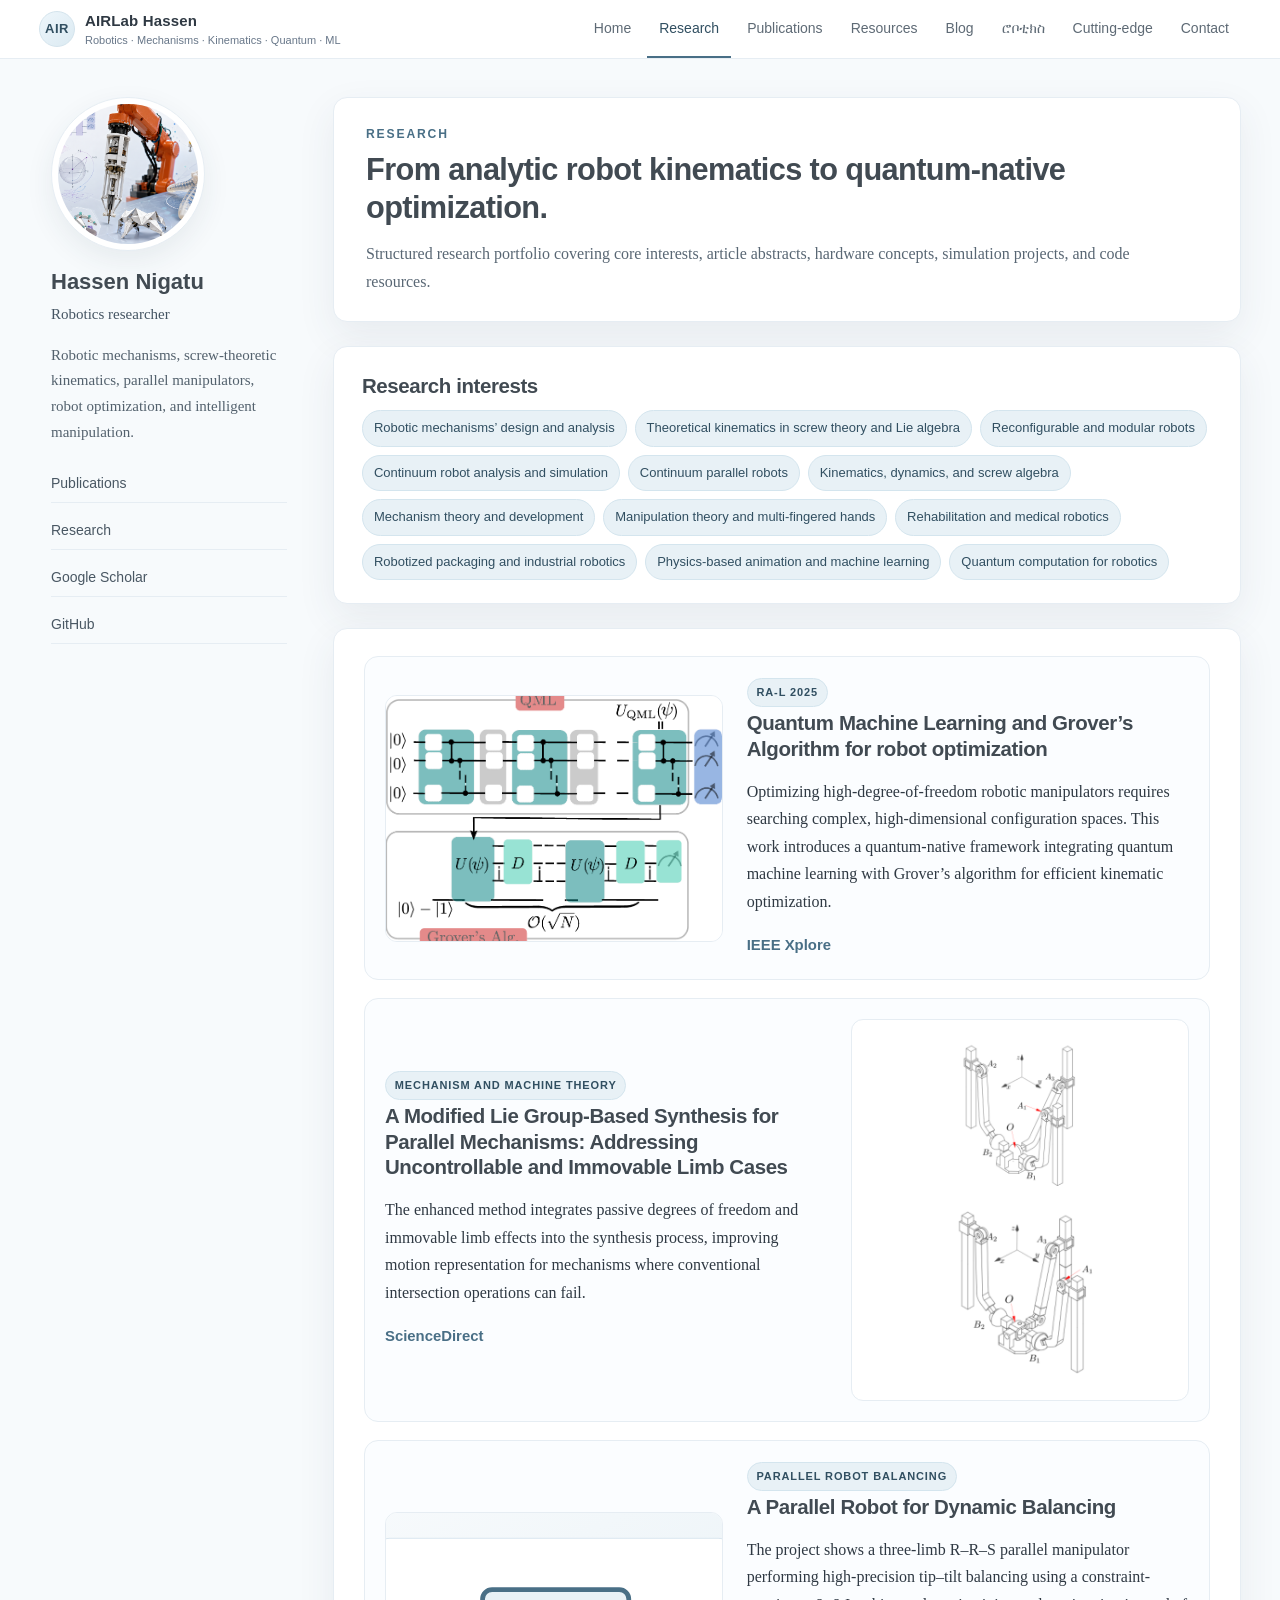
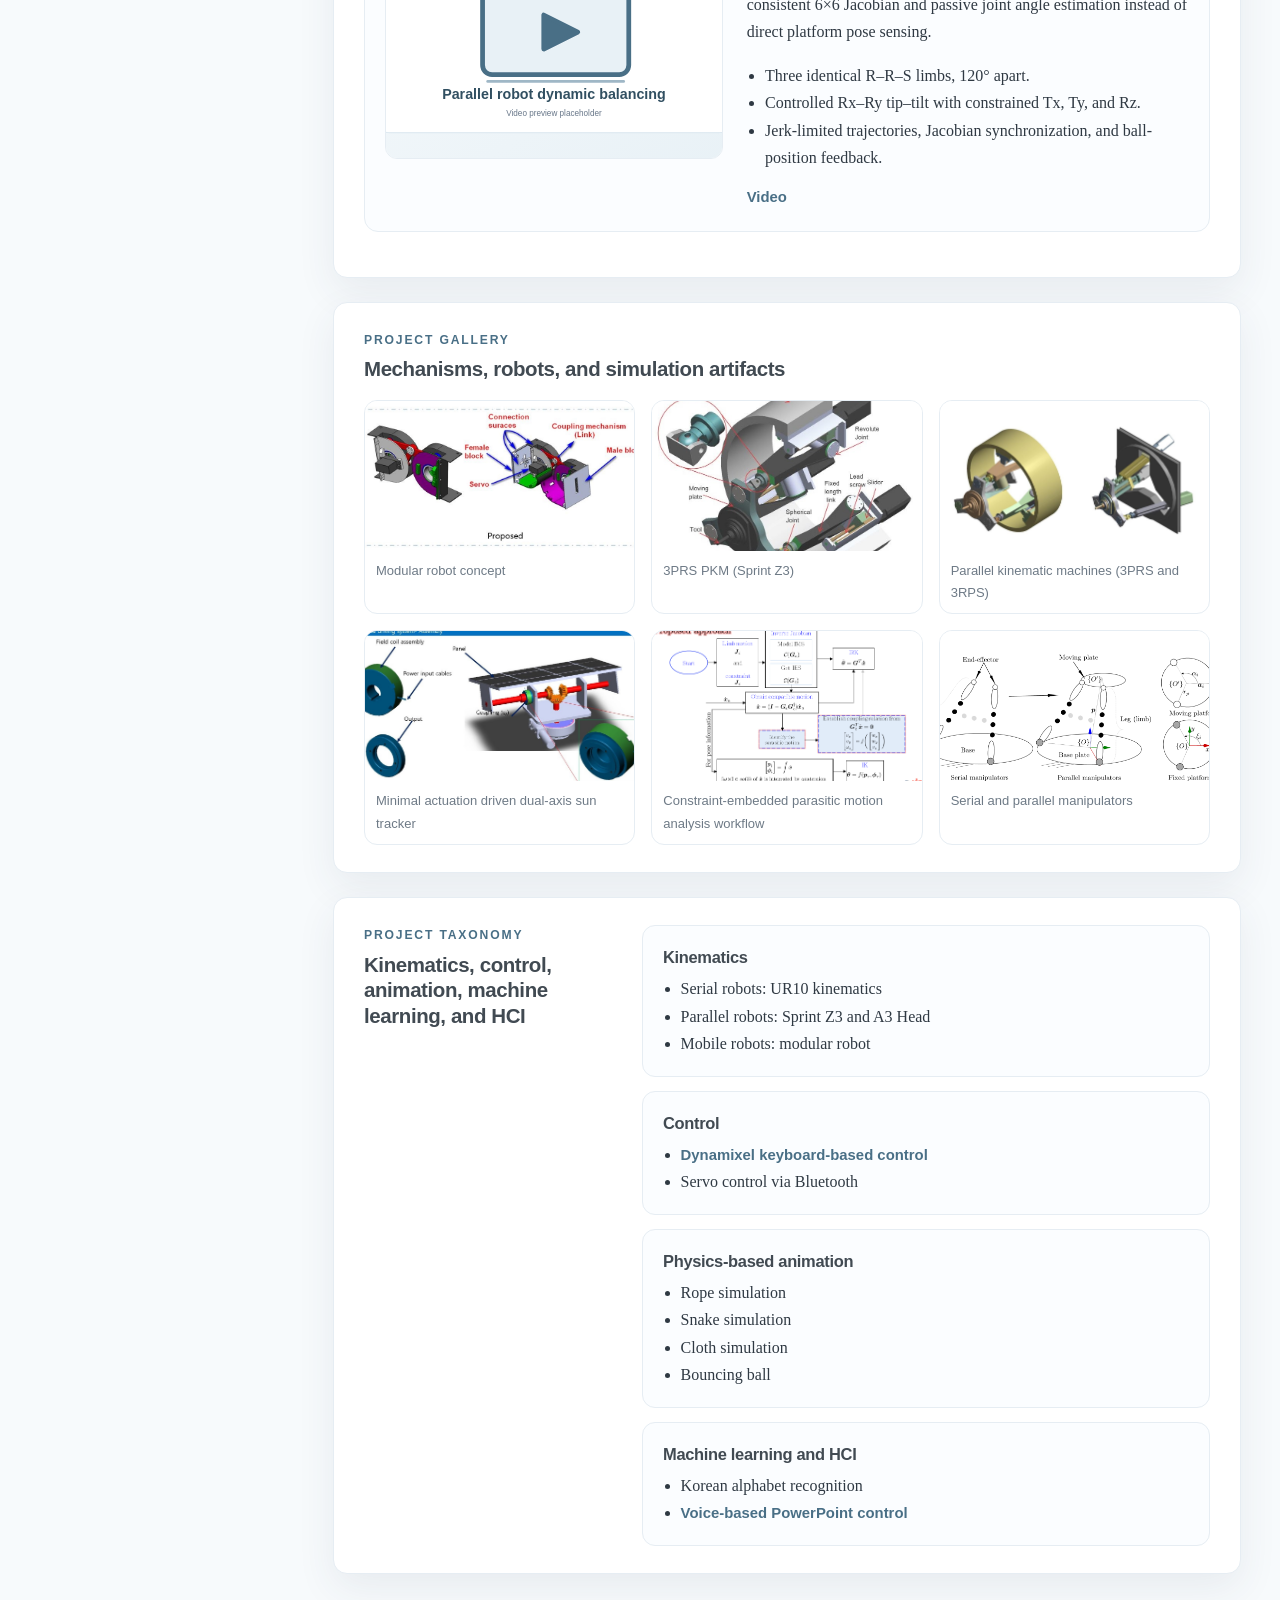
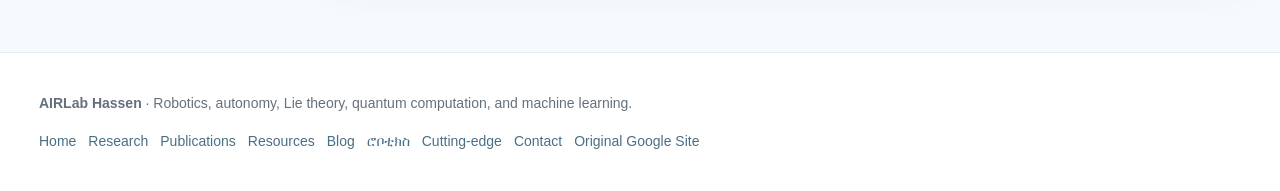
<file: research.html>
<!doctype html>

<html lang="en">
<head>
<meta charset="utf-8"/>
<meta content="width=device-width,initial-scale=1" name="viewport"/>
<title>Research · AIRLab Hassen</title>

<meta content="Research interests, featured robotics projects, and mechanism design gallery for AIRLab Hassen." name="description"/><meta content="#f7fafc" name="theme-color"/><meta content="AIRLab Hassen" property="og:site_name"/><meta content="Research · AIRLab Hassen" property="og:title"/><meta content="Research interests, featured robotics projects, and mechanism design gallery for AIRLab Hassen." property="og:description"/><meta content="website" property="og:type"/><meta content="https://airlabhassen.github.io/research.html" property="og:url"/><meta content="https://airlabhassen.github.io/assets/img/futuristic-robotics-ai-lab-scene.png" property="og:image"/><meta content="summary_large_image" name="twitter:card"/><meta content="Research · AIRLab Hassen" name="twitter:title"/><meta content="Research interests, featured robotics projects, and mechanism design gallery for AIRLab Hassen." name="twitter:description"/><meta content="https://airlabhassen.github.io/assets/img/futuristic-robotics-ai-lab-scene.png" name="twitter:image"/><link href="https://airlabhassen.github.io/research.html" rel="canonical"/><link href="/assets/img/favicon.svg" rel="icon" type="image/svg+xml"/><link href="/site.webmanifest" rel="manifest"/><link href="/assets/css/styles.css" rel="stylesheet"/><style>
    .feature-card figure a {
      display: block;
      color: inherit;
      text-decoration: none;
    }

    /* MMT figure is tall, so keep the whole image visible instead of letting
       the site-wide feature-card image rules crop it or make it too large. */
    .feature-card figure.mmt-figure {
      display: flex;
      align-items: center;
      justify-content: center;
      overflow: hidden;
      background: #fff;
      padding: clamp(0.75rem, 2vw, 1.25rem);
      min-height: 250px;
      height: auto !important;
      aspect-ratio: auto !important;
    }

    .feature-card figure.mmt-figure img {
      display: block;
      width: auto !important;
      max-width: 100% !important;
      height: auto !important;
      max-height: 340px !important;
      object-fit: contain !important;
      object-position: center center !important;
    }

    @media (max-width: 760px) {
      .feature-card figure.mmt-figure {
        min-height: 220px;
      }

      .feature-card figure.mmt-figure img {
        max-height: 280px !important;
      }
    }
  </style></head>
<body class="">
<a class="skip-link" href="#main">Skip to main content</a>
<header class="topbar" data-header="">
<div class="topbar-inner">
<a aria-label="AIRLab Hassen home" class="site-title" href="/">
<span aria-hidden="true" class="site-mark">AIR</span>
<span><strong>AIRLab Hassen</strong><small>Robotics · Mechanisms · Kinematics · Quantum · ML</small></span>
</a>
<button aria-controls="site-nav" aria-expanded="false" class="nav-toggle" type="button">Menu</button>
<nav aria-label="Primary navigation" class="site-nav" id="site-nav">
<a href="/">Home</a>
<a aria-current="page" href="/research.html">Research</a>
<a href="/publications.html">Publications</a>
<a href="/resources.html">Resources</a>
<a href="/blog.html">Blog</a>
<a href="/robotics-amharic.html">ሮቦቲክስ</a>
<a href="/cutting-edge.html">Cutting-edge</a>
<a href="/contact.html">Contact</a>
</nav>
</div>
</header>
<div class="page-shell">
<aside aria-label="Profile summary" class="profile-sidebar">
<div class="profile-card">
<div class="avatar-wrap"><img alt="Robotics research visual from original Google Site" class="profile-avatar" data-asset-dir="/assets/img" decoding="async" height="941" loading="lazy" src="/assets/img/futuristic-robotics-ai-lab-scene.png" width="1672"/></div>
<h2>Hassen Nigatu</h2>
<p class="sidebar-subtitle">Robotics researcher</p>
<p class="sidebar-note">Robotic mechanisms, screw-theoretic kinematics, parallel manipulators, robot optimization, and intelligent manipulation.</p>
<div class="sidebar-links">
<a href="/publications.html">Publications</a>
<a href="/research.html">Research</a>
<a href="https://scholar.google.com/citations?hl=en&amp;user=d44IAP0AAAAJ" rel="noopener noreferrer" target="_blank">Google Scholar</a>
<a href="https://github.com/hassity123" rel="noopener noreferrer" target="_blank">GitHub</a>
</div>
</div>
</aside>
<main class="content-area" id="main">
<section class="page-hero">
<p class="eyebrow">Research</p>
<h1>From analytic robot kinematics to quantum-native optimization.</h1>
<p>Structured research portfolio covering core interests, article abstracts, hardware concepts, simulation projects, and code resources.</p>
</section>
<section class="section-block compact-block">
<h2>Research interests</h2>
<div class="tag-cloud"><span>Robotic mechanisms’ design and analysis</span><span>Theoretical kinematics in screw theory and Lie algebra</span><span>Reconfigurable and modular robots</span><span>Continuum robot analysis and simulation</span><span>Continuum parallel robots</span><span>Kinematics, dynamics, and screw algebra</span><span>Mechanism theory and development</span><span>Manipulation theory and multi-fingered hands</span><span>Rehabilitation and medical robotics</span><span>Robotized packaging and industrial robotics</span><span>Physics-based animation and machine learning</span><span>Quantum computation for robotics</span></div>
</section>
<section class="section-block research-feature-list">
<article class="feature-card">
<figure><img alt="Quantum Machine Learning and Grover’s Algorithm for robotic manipulator optimization" data-asset-dir="/assets/img" decoding="async" height="603" loading="lazy" src="/assets/img/ral-2025-qml-grover-robotic-manipulators.png" width="787"/></figure>
<div><span class="pill">RA-L 2025</span><h2>Quantum Machine Learning and Grover’s Algorithm for robot optimization</h2><p>Optimizing high-degree-of-freedom robotic manipulators requires searching complex, high-dimensional configuration spaces. This work introduces a quantum-native framework integrating quantum machine learning with Grover’s algorithm for efficient kinematic optimization.</p><a class="text-link" href="https://ieeexplore.ieee.org/document/11223101/" rel="noopener noreferrer" target="_blank">IEEE Xplore</a></div>
</article>
<article class="feature-card reverse">
<figure class="mmt-figure"><img alt="A modified Lie group-based synthesis for parallel mechanisms addressing uncontrollable and immovable limb cases" data-asset-dir="/assets/img" decoding="async" height="732" loading="lazy" src="/assets/img/mmt-2025-modified-lie-group-synthesis.png" width="336"/></figure>
<div><span class="pill">Mechanism and Machine Theory</span><h2>A Modified Lie Group-Based Synthesis for Parallel Mechanisms: Addressing Uncontrollable and Immovable Limb Cases</h2><p>The enhanced method integrates passive degrees of freedom and immovable limb effects into the synthesis process, improving motion representation for mechanisms where conventional intersection operations can fail.</p><a class="text-link" href="https://www.sciencedirect.com/science/article/pii/S0094114X25002721" rel="noopener noreferrer" target="_blank">ScienceDirect</a></div>
</article>
<article class="feature-card">
<figure><a href="https://www.youtube.com/shorts/cSlBQdhHBWo" rel="noopener noreferrer" target="_blank"><img alt="A parallel robot for dynamic balancing video preview" data-asset-dir="/assets/img" decoding="async" height="720" loading="lazy" src="/assets/img/parallel-robot-dynamic-balancing-video.svg" width="1200"/></a></figure>
<div><span class="pill">Parallel robot balancing</span><h2>A Parallel Robot for Dynamic Balancing</h2><p>The project shows a three-limb R–R–S parallel manipulator performing high-precision tip–tilt balancing using a constraint-consistent 6×6 Jacobian and passive joint angle estimation instead of direct platform pose sensing.</p><ul class="clean-list"><li>Three identical R–R–S limbs, 120° apart.</li><li>Controlled Rx–Ry tip–tilt with constrained Tx, Ty, and Rz.</li><li>Jerk-limited trajectories, Jacobian synchronization, and ball-position feedback.</li></ul><a class="text-link" href="https://www.youtube.com/shorts/cSlBQdhHBWo" rel="noopener noreferrer" target="_blank">Video</a></div>
</article>
</section>
<section class="section-block">
<div class="section-heading"><p class="eyebrow">Project gallery</p><h2>Mechanisms, robots, and simulation artifacts</h2></div>
<div class="figure-row three"><figure><img alt="Modular robot concept" data-asset-dir="/assets/img" decoding="async" height="426" loading="lazy" src="/assets/img/modular-robot-concept.png" width="842"/><figcaption>Modular robot concept</figcaption></figure><figure><img alt="3PRS PKM Sprint Z3" data-asset-dir="/assets/img" decoding="async" height="504" loading="lazy" src="/assets/img/3prs-pkm-sprint-z3.png" width="704"/><figcaption>3PRS PKM (Sprint Z3)</figcaption></figure><figure><img alt="Parallel kinematic machines 3PRS and 3RPS" data-asset-dir="/assets/img" decoding="async" height="616" loading="lazy" src="/assets/img/parallel-kinematic-machines-3prs-3rps.png" width="1082"/><figcaption>Parallel kinematic machines (3PRS and 3RPS)</figcaption></figure><figure><img alt="Minimal actuation driven dual-axis sun tracker" data-asset-dir="/assets/img" decoding="async" height="638" loading="lazy" src="/assets/img/minimal-actuation-dual-axis-sun-tracker.png" width="1261"/><figcaption>Minimal actuation driven dual-axis sun tracker</figcaption></figure><figure><img alt="Constraint-embedded parasitic motion analysis workflow" data-asset-dir="/assets/img" decoding="async" height="720" loading="lazy" src="/assets/img/constraint-embedded-parasitic-motion-analysis-workflow.png" width="1194"/><figcaption>Constraint-embedded parasitic motion analysis workflow</figcaption></figure><figure><img alt="Serial and parallel manipulators" data-asset-dir="/assets/img" decoding="async" height="588" loading="lazy" src="/assets/img/serial-and-parallel-manipulators.png" width="1192"/><figcaption>Serial and parallel manipulators</figcaption></figure></div>
</section>
<section class="section-block split-block">
<div><p class="eyebrow">Project taxonomy</p><h2>Kinematics, control, animation, machine learning, and HCI</h2></div>
<div class="project-list"><article><h3>Kinematics</h3><ul><li>Serial robots: UR10 kinematics</li><li>Parallel robots: Sprint Z3 and A3 Head</li><li>Mobile robots: modular robot</li></ul></article><article><h3>Control</h3><ul><li><a class="text-link" href="https://github.com/hassity123/Keyboard-touch-Dynamizel-control-" rel="noopener noreferrer" target="_blank">Dynamixel keyboard-based control</a></li><li>Servo control via Bluetooth</li></ul></article><article><h3>Physics-based animation</h3><ul><li>Rope simulation</li><li>Snake simulation</li><li>Cloth simulation</li><li>Bouncing ball</li></ul></article><article><h3>Machine learning and HCI</h3><ul><li>Korean alphabet recognition</li><li><a class="text-link" href="https://github.com/hassity123/Voice-based-control-PowerPoint" rel="noopener noreferrer" target="_blank">Voice-based PowerPoint control</a></li></ul></article></div>
</section>
</main>
</div>
<footer class="site-footer">
<div class="footer-inner">
<p><strong>AIRLab Hassen</strong> · Robotics, autonomy, Lie theory, quantum computation, and machine learning.</p>
<p class="footer-links"><a href="/">Home</a><a href="/research.html">Research</a><a href="/publications.html">Publications</a><a href="/resources.html">Resources</a><a href="/blog.html">Blog</a><a href="/robotics-amharic.html">ሮቦቲክስ</a><a href="/cutting-edge.html">Cutting-edge</a><a href="/contact.html">Contact</a><a href="https://sites.google.com/site/hassennrobotics/home?read_current=1" rel="noopener noreferrer" target="_blank">Original Google Site</a></p>
</div>
</footer>
<button aria-label="Back to top" class="back-to-top" data-back-to-top="" type="button">↑</button>
<script defer="" src="/assets/js/site.js"></script>
</body>
</html>
</file>
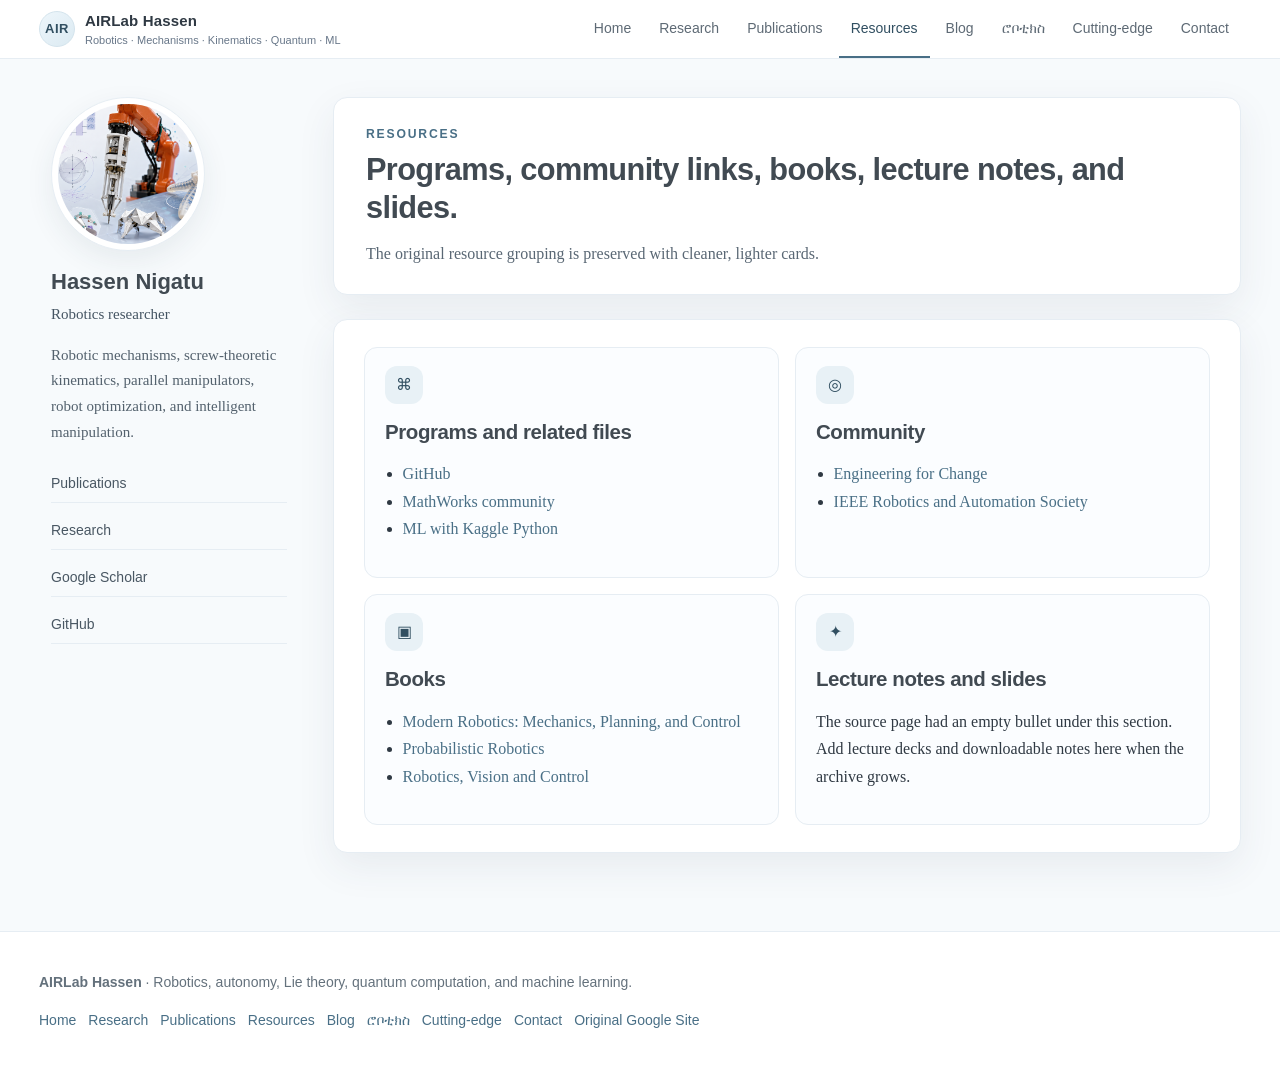
<file: resources.html>
<!doctype html>

<html lang="en">
<head>
<meta charset="utf-8"/>
<meta content="width=device-width,initial-scale=1" name="viewport"/>
<title>Resources · AIRLab Hassen</title>
<meta content="Robotics programs, community links, books, lecture notes, and technical resources." name="description"/><meta content="#f7fafc" name="theme-color"/><meta content="AIRLab Hassen" property="og:site_name"/><meta content="Resources · AIRLab Hassen" property="og:title"/><meta content="Robotics programs, community links, books, lecture notes, and technical resources." property="og:description"/><meta content="website" property="og:type"/><meta content="https://airlabhassen.github.io/resources.html" property="og:url"/><meta content="https://airlabhassen.github.io/assets/img/futuristic-robotics-ai-lab-scene.png" property="og:image"/><meta content="summary_large_image" name="twitter:card"/><meta content="Resources · AIRLab Hassen" name="twitter:title"/><meta content="Robotics programs, community links, books, lecture notes, and technical resources." name="twitter:description"/><meta content="https://airlabhassen.github.io/assets/img/futuristic-robotics-ai-lab-scene.png" name="twitter:image"/><link href="https://airlabhassen.github.io/resources.html" rel="canonical"/><link href="/assets/img/favicon.svg" rel="icon" type="image/svg+xml"/><link href="/site.webmanifest" rel="manifest"/><link href="/assets/css/styles.css" rel="stylesheet"/></head>
<body class="">
<a class="skip-link" href="#main">Skip to main content</a>
<header class="topbar" data-header="">
<div class="topbar-inner">
<a aria-label="AIRLab Hassen home" class="site-title" href="/">
<span aria-hidden="true" class="site-mark">AIR</span>
<span><strong>AIRLab Hassen</strong><small>Robotics · Mechanisms · Kinematics · Quantum · ML</small></span>
</a>
<button aria-controls="site-nav" aria-expanded="false" class="nav-toggle" type="button">Menu</button>
<nav aria-label="Primary navigation" class="site-nav" id="site-nav">
<a href="/">Home</a>
<a href="/research.html">Research</a>
<a href="/publications.html">Publications</a>
<a aria-current="page" href="/resources.html">Resources</a>
<a href="/blog.html">Blog</a>
<a href="/robotics-amharic.html">ሮቦቲክስ</a>
<a href="/cutting-edge.html">Cutting-edge</a>
<a href="/contact.html">Contact</a>
</nav>
</div>
</header>
<div class="page-shell">
<aside aria-label="Profile summary" class="profile-sidebar">
<div class="profile-card">
<div class="avatar-wrap"><img alt="Robotics research visual from original Google Site" class="profile-avatar" data-asset-dir="/assets/img" decoding="async" height="941" loading="lazy" src="/assets/img/futuristic-robotics-ai-lab-scene.png" width="1672"/></div>
<h2>Hassen Nigatu</h2>
<p class="sidebar-subtitle">Robotics researcher</p>
<p class="sidebar-note">Robotic mechanisms, screw-theoretic kinematics, parallel manipulators, robot optimization, and intelligent manipulation.</p>
<div class="sidebar-links">
<a href="/publications.html">Publications</a>
<a href="/research.html">Research</a>
<a href="https://scholar.google.com/citations?hl=en&amp;user=d44IAP0AAAAJ" rel="noopener noreferrer" target="_blank">Google Scholar</a>
<a href="https://github.com/hassity123" rel="noopener noreferrer" target="_blank">GitHub</a>
</div>
</div>
</aside>
<main class="content-area" id="main">
<section class="page-hero"><p class="eyebrow">Resources</p><h1>Programs, community links, books, lecture notes, and slides.</h1><p>The original resource grouping is preserved with cleaner, lighter cards.</p></section>
<section class="section-block resource-grid">
<article><span class="resource-icon">⌘</span><h2>Programs and related files</h2><ul class="link-list"><li><a href="https://github.com/hassity123" rel="noopener noreferrer" target="_blank">GitHub</a></li><li><a href="https://www.mathworks.com/matlabcentral" rel="noopener noreferrer" target="_blank">MathWorks community</a></li><li><a href="https://www.kaggle.com/code/hassennigatu/simple-mnist-nn-from-scratch-numpy-no-tf-keras?scriptVersionId=97177808" rel="noopener noreferrer" target="_blank">ML with Kaggle Python</a></li></ul></article>
<article><span class="resource-icon">◎</span><h2>Community</h2><ul class="link-list"><li><a href="https://www.engineeringforchange.org/" rel="noopener noreferrer" target="_blank">Engineering for Change</a></li><li><a href="https://www.ieee-ras.org/about-ras" rel="noopener noreferrer" target="_blank">IEEE Robotics and Automation Society</a></li></ul></article>
<article><span class="resource-icon">▣</span><h2>Books</h2><ul class="link-list"><li><a href="http://hades.mech.northwestern.edu/images/7/7f/MR.pdf" rel="noopener noreferrer" target="_blank">Modern Robotics: Mechanics, Planning, and Control</a></li><li><a href="https://docs.ufpr.br/~danielsantos/ProbabilisticRobotics.pdf" rel="noopener noreferrer" target="_blank">Probabilistic Robotics</a></li><li><a href="https://drive.google.com/file/d/1HjTFozXgearb-wJ__mZ1NTcrovwDYg8d/view?usp=sharing" rel="noopener noreferrer" target="_blank">Robotics, Vision and Control</a></li></ul></article>
<article><span class="resource-icon">✦</span><h2>Lecture notes and slides</h2><p>The source page had an empty bullet under this section. Add lecture decks and downloadable notes here when the archive grows.</p></article>
</section>
</main>
</div>
<footer class="site-footer">
<div class="footer-inner">
<p><strong>AIRLab Hassen</strong> · Robotics, autonomy, Lie theory, quantum computation, and machine learning.</p>
<p class="footer-links"><a href="/">Home</a><a href="/research.html">Research</a><a href="/publications.html">Publications</a><a href="/resources.html">Resources</a><a href="/blog.html">Blog</a><a href="/robotics-amharic.html">ሮቦቲክስ</a><a href="/cutting-edge.html">Cutting-edge</a><a href="/contact.html">Contact</a><a href="https://sites.google.com/site/hassennrobotics/home?read_current=1" rel="noopener noreferrer" target="_blank">Original Google Site</a></p>
</div>
</footer>
<button aria-label="Back to top" class="back-to-top" data-back-to-top="" type="button">↑</button>
<script defer="" src="/assets/js/site.js"></script>
</body>
</html>
</file>
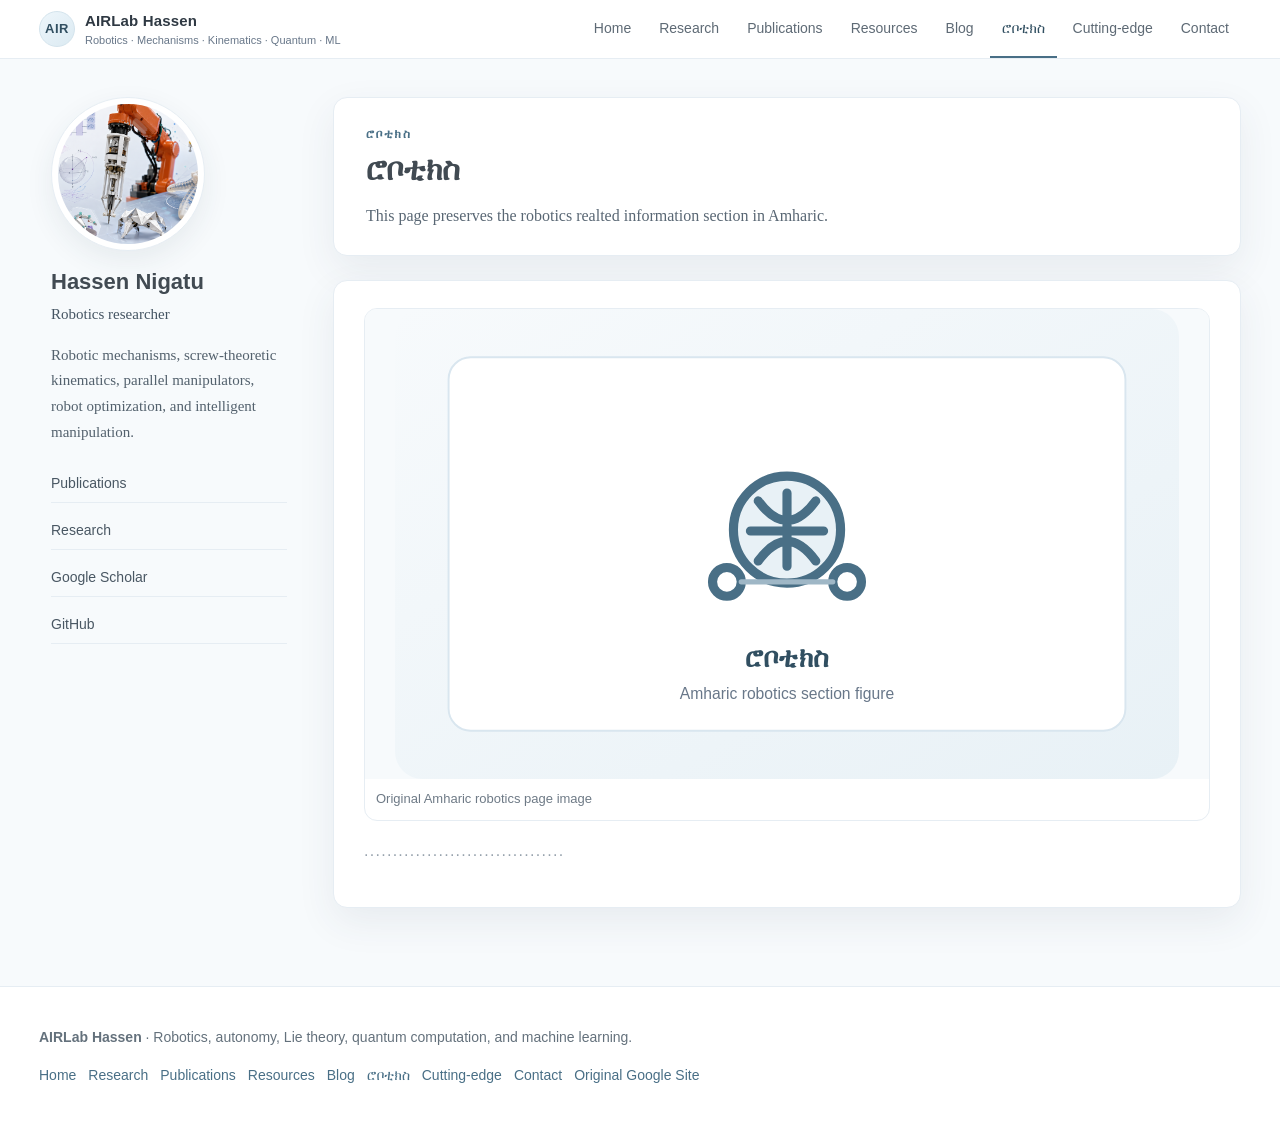
<file: robotics-amharic.html>
<!doctype html>

<html lang="en">
<head>
<meta charset="utf-8"/>
<meta content="width=device-width,initial-scale=1" name="viewport"/>
<title>ሮቦቲክስ · AIRLab Hassen</title>
<meta content="Amharic robotics section preserved and prepared for GitHub Pages." name="description"/><meta content="#f7fafc" name="theme-color"/><meta content="AIRLab Hassen" property="og:site_name"/><meta content="ሮቦቲክስ · AIRLab Hassen" property="og:title"/><meta content="Amharic robotics section preserved and prepared for GitHub Pages." property="og:description"/><meta content="website" property="og:type"/><meta content="https://airlabhassen.github.io/robotics-amharic.html" property="og:url"/><meta content="https://airlabhassen.github.io/assets/img/futuristic-robotics-ai-lab-scene.png" property="og:image"/><meta content="summary_large_image" name="twitter:card"/><meta content="ሮቦቲክስ · AIRLab Hassen" name="twitter:title"/><meta content="Amharic robotics section preserved and prepared for GitHub Pages." name="twitter:description"/><meta content="https://airlabhassen.github.io/assets/img/futuristic-robotics-ai-lab-scene.png" name="twitter:image"/><link href="https://airlabhassen.github.io/robotics-amharic.html" rel="canonical"/><link href="/assets/img/favicon.svg" rel="icon" type="image/svg+xml"/><link href="/site.webmanifest" rel="manifest"/><link href="/assets/css/styles.css" rel="stylesheet"/></head>
<body class="amharic-page">
<a class="skip-link" href="#main">Skip to main content</a>
<header class="topbar" data-header="">
<div class="topbar-inner">
<a aria-label="AIRLab Hassen home" class="site-title" href="/">
<span aria-hidden="true" class="site-mark">AIR</span>
<span><strong>AIRLab Hassen</strong><small>Robotics · Mechanisms · Kinematics · Quantum · ML</small></span>
</a>
<button aria-controls="site-nav" aria-expanded="false" class="nav-toggle" type="button">Menu</button>
<nav aria-label="Primary navigation" class="site-nav" id="site-nav">
<a href="/">Home</a>
<a href="/research.html">Research</a>
<a href="/publications.html">Publications</a>
<a href="/resources.html">Resources</a>
<a href="/blog.html">Blog</a>
<a aria-current="page" href="/robotics-amharic.html">ሮቦቲክስ</a>
<a href="/cutting-edge.html">Cutting-edge</a>
<a href="/contact.html">Contact</a>
</nav>
</div>
</header>
<div class="page-shell">
<aside aria-label="Profile summary" class="profile-sidebar">
<div class="profile-card">
<div class="avatar-wrap"><img alt="Robotics research visual from original Google Site" class="profile-avatar" data-asset-dir="/assets/img" decoding="async" height="941" loading="lazy" src="/assets/img/futuristic-robotics-ai-lab-scene.png" width="1672"/></div>
<h2>Hassen Nigatu</h2>
<p class="sidebar-subtitle">Robotics researcher</p>
<p class="sidebar-note">Robotic mechanisms, screw-theoretic kinematics, parallel manipulators, robot optimization, and intelligent manipulation.</p>
<div class="sidebar-links">
<a href="/publications.html">Publications</a>
<a href="/research.html">Research</a>
<a href="https://scholar.google.com/citations?hl=en&amp;user=d44IAP0AAAAJ" rel="noopener noreferrer" target="_blank">Google Scholar</a>
<a href="https://github.com/hassity123" rel="noopener noreferrer" target="_blank">GitHub</a>
</div>
</div>
</aside>
<main class="content-area" id="main">
<section class="page-hero"><p class="eyebrow">ሮቦቲክስ</p><h1>ሮቦቲክስ</h1><p>This page preserves the robotics realted information section in Amharic.</p></section>
<section class="section-block"><figure class="wide-figure"><img alt="Original Amharic robotics page image" data-asset-dir="/assets/img" decoding="async" height="720" loading="lazy" src="/assets/img/amharic-robotics-intro.svg" width="1200"/><figcaption>Original Amharic robotics page image</figcaption></figure><p class="placeholder-line">...................................</p></section>
</main>
</div>
<footer class="site-footer">
<div class="footer-inner">
<p><strong>AIRLab Hassen</strong> · Robotics, autonomy, Lie theory, quantum computation, and machine learning.</p>
<p class="footer-links"><a href="/">Home</a><a href="/research.html">Research</a><a href="/publications.html">Publications</a><a href="/resources.html">Resources</a><a href="/blog.html">Blog</a><a href="/robotics-amharic.html">ሮቦቲክስ</a><a href="/cutting-edge.html">Cutting-edge</a><a href="/contact.html">Contact</a><a href="https://sites.google.com/site/hassennrobotics/home?read_current=1" rel="noopener noreferrer" target="_blank">Original Google Site</a></p>
</div>
</footer>
<button aria-label="Back to top" class="back-to-top" data-back-to-top="" type="button">↑</button>
<script defer="" src="/assets/js/site.js"></script>
</body>
</html>
</file>
<file: assets/css/styles.css>
:root{
  --bg:#f7fafc; --panel:#ffffff; --panel-soft:#fbfdff; --text:#2f3943; --muted:#687789;
  --line:#e6edf3; --accent:#496f86; --accent-dark:#314f61; --accent-soft:#e8f1f6;
  --shadow:0 14px 38px rgba(45,66,86,.08); --radius:14px; --max:1250px;
  --content-font: Georgia, "Times New Roman", serif; --ui-font: -apple-system,BlinkMacSystemFont,"Segoe UI",Roboto,Helvetica,Arial,sans-serif;
}
*{box-sizing:border-box} html{scroll-behavior:smooth} body{margin:0;background:var(--bg);color:var(--text);font-family:var(--content-font);font-size:16px;line-height:1.72;-webkit-font-smoothing:antialiased} a{color:var(--accent);text-decoration:none} a:hover{text-decoration:underline} img{max-width:100%;display:block} .skip-link{position:absolute;left:-999px;top:8px;background:#fff;padding:.55rem .8rem;border:1px solid var(--line);z-index:999}.skip-link:focus{left:8px}
.topbar{position:sticky;top:0;z-index:50;background:rgba(255,255,255,.94);backdrop-filter:saturate(130%) blur(10px);border-bottom:1px solid var(--line)}.topbar-inner{max-width:var(--max);margin:0 auto;padding:0 24px;min-height:58px;display:flex;align-items:center;gap:22px}.site-title{display:flex;align-items:center;gap:10px;min-width:245px;color:var(--text);font-family:var(--ui-font)}.site-title:hover{text-decoration:none}.site-title strong{display:block;font-size:15px;letter-spacing:.01em}.site-title small{display:block;font-size:11px;color:var(--muted);margin-top:-2px}.site-mark{width:36px;height:36px;border-radius:50%;display:grid;place-items:center;background:linear-gradient(135deg,#eef6fb,#dbeaf2);border:1px solid #d3e3ec;color:var(--accent-dark);font-weight:700;font-size:13px;letter-spacing:.04em}.site-nav{display:flex;align-items:center;gap:4px;flex-wrap:wrap;margin-left:auto}.site-nav a{font-family:var(--ui-font);font-size:14px;color:#5e6a75;padding:16px 12px;border-bottom:2px solid transparent}.site-nav a[aria-current="page"],.site-nav a:hover{color:var(--accent-dark);border-bottom-color:var(--accent);text-decoration:none}.nav-toggle{display:none;margin-left:auto;border:1px solid var(--line);background:#fff;border-radius:999px;padding:.45rem .75rem;color:var(--text);font-family:var(--ui-font)}
.page-shell{max-width:var(--max);margin:0 auto;display:grid;grid-template-columns:260px minmax(0,1fr);gap:34px;padding:38px 24px 54px}.profile-sidebar{position:relative}.profile-card{position:sticky;top:86px;background:transparent;padding:0 12px 18px;text-align:left}.avatar-wrap{width:154px;height:154px;border-radius:50%;padding:6px;background:#fff;border:1px solid var(--line);box-shadow:0 10px 28px rgba(36,59,75,.08);margin:0 0 18px}.profile-avatar{width:100%;height:100%;object-fit:cover;border-radius:50%}.profile-card h2{font-family:var(--ui-font);font-size:22px;line-height:1.2;margin:0 0 7px;color:#414a52}.sidebar-subtitle{font-size:15px;margin:.1rem 0 .9rem;color:#445462}.sidebar-note{font-size:15px;color:#53616d;margin:0 0 18px}.sidebar-links{display:grid;gap:8px}.sidebar-links a{font-family:var(--ui-font);font-size:14px;color:#495763;padding:7px 0;border-bottom:1px solid var(--line)}.sidebar-links a:hover{color:var(--accent-dark);text-decoration:none}.content-area{min-width:0}.content-area h1,.content-area h2,.content-area h3{font-family:var(--ui-font);letter-spacing:-.02em;color:#414a52;line-height:1.25}.content-area h1{font-size:clamp(1.55rem,2.4vw,2.15rem);margin:.15rem 0 .8rem}.content-area h2{font-size:clamp(1.25rem,1.6vw,1.55rem);margin:.2rem 0 .7rem}.content-area h3{font-size:1.03rem;margin:.2rem 0 .45rem}.lead{font-size:1.05rem;color:#596774;max-width:760px}.eyebrow{font-family:var(--ui-font);font-size:.76rem;text-transform:uppercase;letter-spacing:.15em;color:var(--accent);font-weight:700;margin:0 0 .35rem}.page-hero,.home-intro,.section-block{background:var(--panel);border:1px solid var(--line);border-radius:var(--radius);box-shadow:var(--shadow)}.page-hero{padding:26px 32px;margin-bottom:24px}.page-hero p:not(.eyebrow){max-width:800px;margin:.4rem 0 0;color:#596774}.home-intro{display:grid;grid-template-columns:minmax(0,1.08fr) minmax(280px,.92fr);gap:28px;align-items:center;padding:34px 34px;margin-bottom:24px}.home-intro h1{font-size:clamp(1.8rem,3vw,2.45rem);max-width:760px}.hero-figure{margin:0;overflow:hidden;border-radius:13px;background:var(--panel-soft);border:1px solid var(--line)}.hero-figure img{width:100%;height:290px;object-fit:cover}.hero-figure figcaption,.figure-row figcaption,.wide-figure figcaption{font-size:13px;color:#6e7a86;padding:9px 11px;font-family:var(--ui-font)}.action-row{display:flex;gap:10px;flex-wrap:wrap;margin-top:18px}.button{font-family:var(--ui-font);display:inline-flex;align-items:center;justify-content:center;border-radius:999px;padding:.62rem 1rem;font-weight:600;border:1px solid var(--line);transition:.18s ease}.button:hover{text-decoration:none;transform:translateY(-1px)}.button.primary{background:var(--accent);border-color:var(--accent);color:#fff}.button.secondary{background:#fff;color:var(--accent-dark)}.button.small{padding:.45rem .75rem;font-size:13px}.section-block{padding:27px 30px;margin-bottom:24px}.compact-block{padding:23px 28px}.section-heading{margin-bottom:18px}.tag-cloud{display:flex;gap:8px;flex-wrap:wrap}.tag-cloud span,.pill{display:inline-flex;align-items:center;border-radius:999px;background:var(--accent-soft);color:var(--accent-dark);border:1px solid #d4e5ee;font-family:var(--ui-font);font-size:13px;padding:.38rem .68rem}.pill{font-weight:700;font-size:11px;text-transform:uppercase;letter-spacing:.08em;padding:.26rem .55rem}.news-grid{display:grid;grid-template-columns:repeat(3,minmax(0,1fr));gap:16px}.news-card{background:var(--panel-soft);border:1px solid var(--line);border-radius:13px;overflow:hidden;display:flex;flex-direction:column}.news-card img{height:128px;width:100%;object-fit:cover;background:#edf3f7}.news-card div{padding:15px 16px}.news-card h3{font-size:1rem}.news-card p{font-size:.94rem;margin:.45rem 0 .6rem;color:#596774}.text-link{font-family:var(--ui-font);font-weight:700;font-size:.93rem}.muted-link{font-family:var(--ui-font);font-size:.9rem;color:#7e8994}.figure-row{display:grid;gap:16px}.figure-row.four{grid-template-columns:repeat(4,minmax(0,1fr))}.figure-row.three{grid-template-columns:repeat(3,minmax(0,1fr))}.figure-row figure,.wide-figure{margin:0;border:1px solid var(--line);background:#fff;border-radius:13px;overflow:hidden}.figure-row img{width:100%;height:150px;object-fit:cover}.figure-row figure.fit-image img{width:100%;height:150px;object-fit:contain!important;background:#fff;display:block}.wide-figure img{width:100%;max-height:470px;object-fit:contain;background:#f7fafc}.split-block{display:grid;grid-template-columns:250px minmax(0,1fr);gap:28px}.service-grid,.cards-two,.contact-grid{display:grid;grid-template-columns:repeat(2,minmax(0,1fr));gap:16px}.service-grid article,.cards-two article,.contact-grid article,.resource-grid article,.article-card,.project-list article{background:var(--panel-soft);border:1px solid var(--line);border-radius:13px;padding:18px 20px}.feature-card{display:grid;grid-template-columns:42% 1fr;gap:24px;align-items:center;background:var(--panel-soft);border:1px solid var(--line);border-radius:14px;padding:20px;margin-bottom:18px}.feature-card.reverse{grid-template-columns:1fr 42%}.feature-card.reverse figure{order:2}.feature-card figure{margin:0;border-radius:12px;overflow:hidden;border:1px solid var(--line);background:#fff}.feature-card img{width:100%;height:245px;object-fit:cover}.clean-list{padding-left:1.15rem;margin:.7rem 0}.project-list{display:grid;gap:14px}.project-list ul{margin:.4rem 0 0;padding-left:1.1rem}.toolbar{display:flex;align-items:center;gap:12px;flex-wrap:wrap;margin-bottom:16px;font-family:var(--ui-font)}.filter-input{min-width:280px;flex:1;border:1px solid var(--line);border-radius:999px;padding:.7rem 1rem;font:inherit;color:var(--text);background:#fff}.publication-list{display:grid;gap:10px}.publication-item{display:grid;grid-template-columns:76px 1fr;gap:16px;background:var(--panel-soft);border:1px solid var(--line);border-radius:12px;padding:15px 17px}.pub-year{font-family:var(--ui-font);font-weight:800;color:var(--accent);font-size:1.05rem}.publication-item h3{font-size:1rem;margin:0 0 .25rem}.publication-item p{margin:.2rem 0 .35rem;color:#596774}.resource-grid{display:grid;grid-template-columns:repeat(2,minmax(0,1fr));gap:16px}.resource-icon{font-family:var(--ui-font);display:inline-grid;place-items:center;width:38px;height:38px;border-radius:12px;background:var(--accent-soft);color:var(--accent-dark);margin-bottom:12px}.link-list{padding-left:1.1rem}.code-block{background:#1f2933;color:#e9eef4;border-radius:12px;padding:18px 20px;overflow:auto;font-size:13px;line-height:1.55}.placeholder-line{font-family:var(--ui-font);letter-spacing:.08em;color:#97a2ad}.site-footer{border-top:1px solid var(--line);background:#fff}.footer-inner{max-width:var(--max);margin:0 auto;padding:24px;color:#64717c;font-family:var(--ui-font);font-size:14px}.footer-links{display:flex;gap:12px;flex-wrap:wrap}.back-to-top{position:fixed;right:18px;bottom:18px;border:1px solid var(--line);background:#fff;color:var(--accent-dark);border-radius:50%;width:42px;height:42px;box-shadow:var(--shadow);opacity:0;pointer-events:none;transition:.2s}.back-to-top.visible{opacity:1;pointer-events:auto}
@media (max-width:1050px){.page-shell{grid-template-columns:1fr}.profile-sidebar{order:-1}.profile-card{position:static;display:grid;grid-template-columns:100px 1fr;column-gap:16px;align-items:center;background:#fff;border:1px solid var(--line);border-radius:14px;padding:16px;box-shadow:var(--shadow)}.avatar-wrap{width:96px;height:96px;margin:0;grid-row:1/5}.sidebar-links{display:flex;flex-wrap:wrap;gap:10px}.sidebar-links a{border:0;padding:0}.home-intro{grid-template-columns:1fr}.news-grid{grid-template-columns:repeat(2,minmax(0,1fr))}.figure-row.four,.figure-row.three{grid-template-columns:repeat(2,minmax(0,1fr))}.split-block,.feature-card,.feature-card.reverse{grid-template-columns:1fr}.feature-card.reverse figure{order:0}.resource-grid{grid-template-columns:1fr}}
@media (max-width:760px){body{font-size:15px}.topbar-inner{padding:0 16px;flex-wrap:wrap}.site-title{min-width:0}.nav-toggle{display:inline-flex}.site-nav{display:none;width:100%;padding:0 0 12px}.site-nav.open{display:grid;grid-template-columns:repeat(2,minmax(0,1fr));gap:2px}.site-nav a{padding:10px 8px;border:1px solid var(--line);border-radius:10px;background:#fff}.page-shell{padding:24px 14px 40px}.home-intro,.section-block,.page-hero{padding:22px 18px}.news-grid,.figure-row.four,.figure-row.three,.service-grid,.cards-two,.contact-grid{grid-template-columns:1fr}.profile-card{grid-template-columns:72px 1fr}.avatar-wrap{width:72px;height:72px}.publication-item{grid-template-columns:1fr}.pub-year{font-size:.9rem}.hero-figure img{height:210px}.feature-card img{height:200px}.filter-input{min-width:100%}}
</file>
